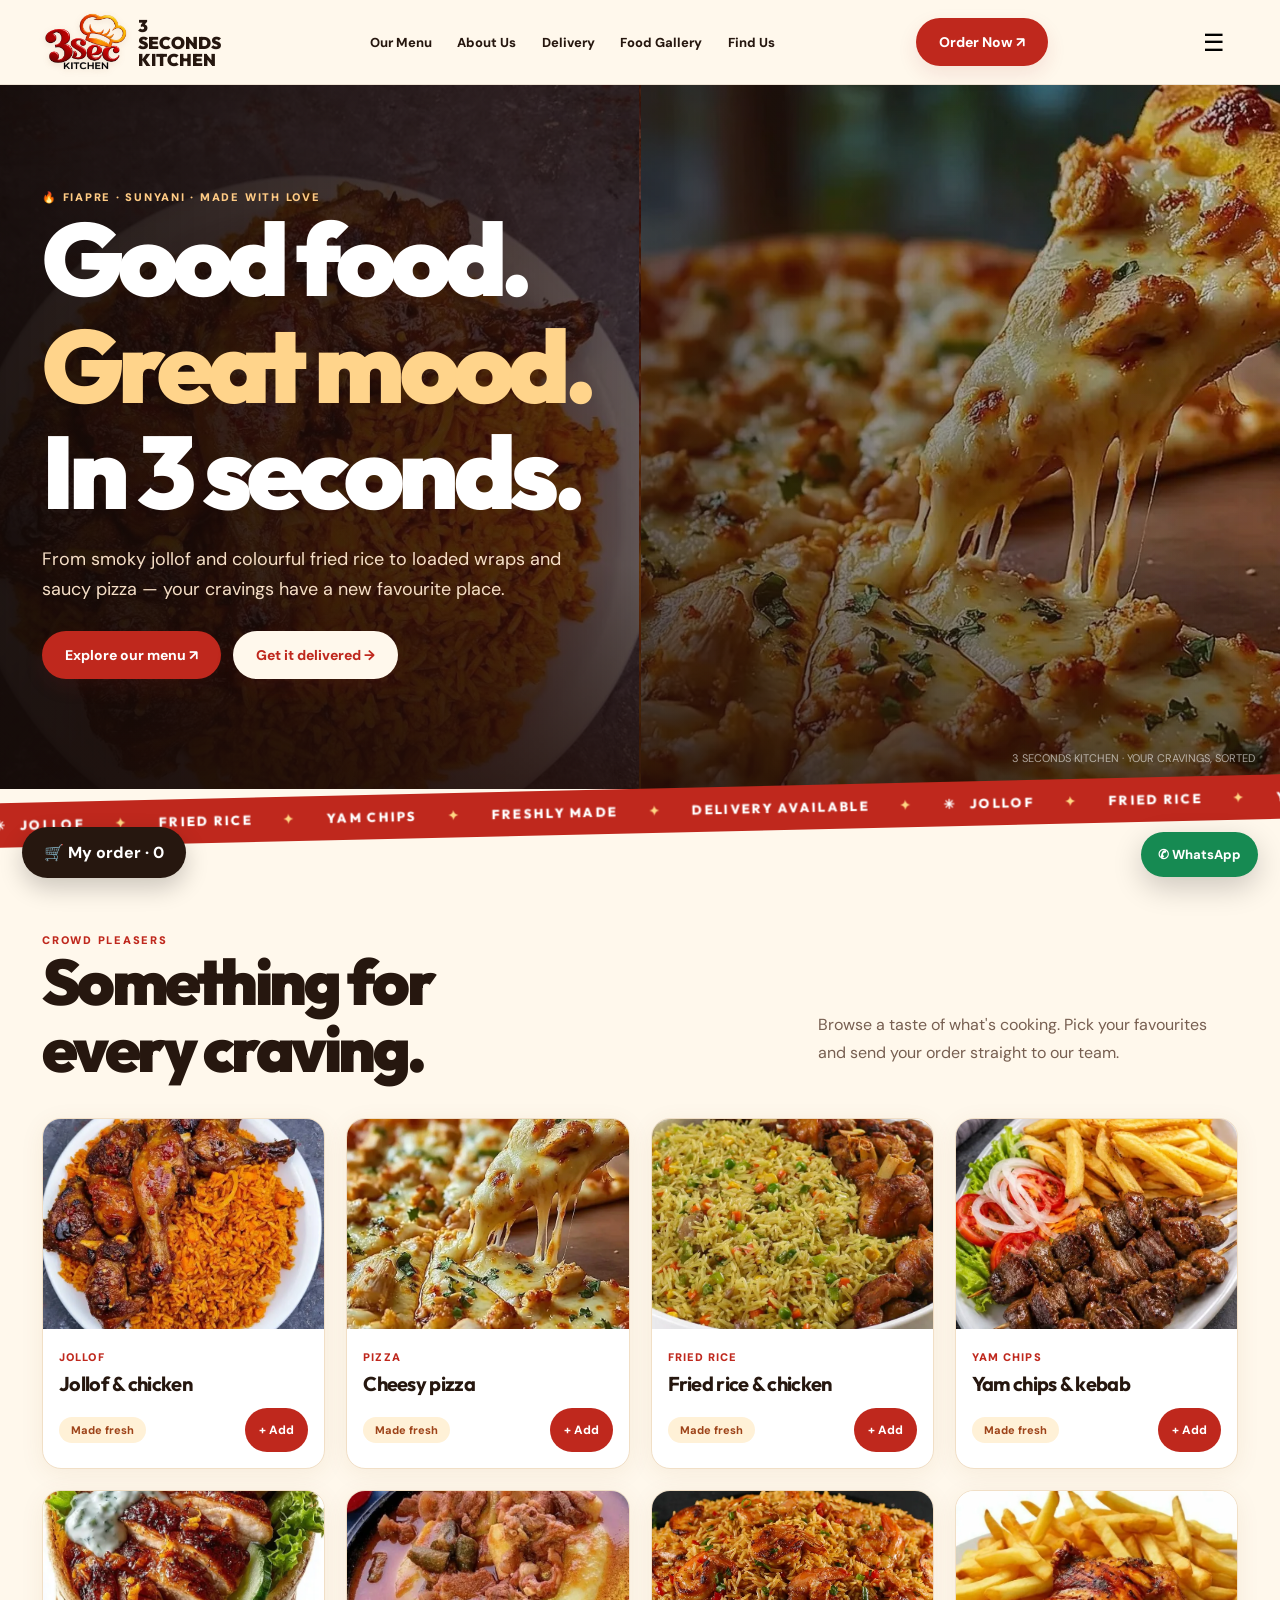
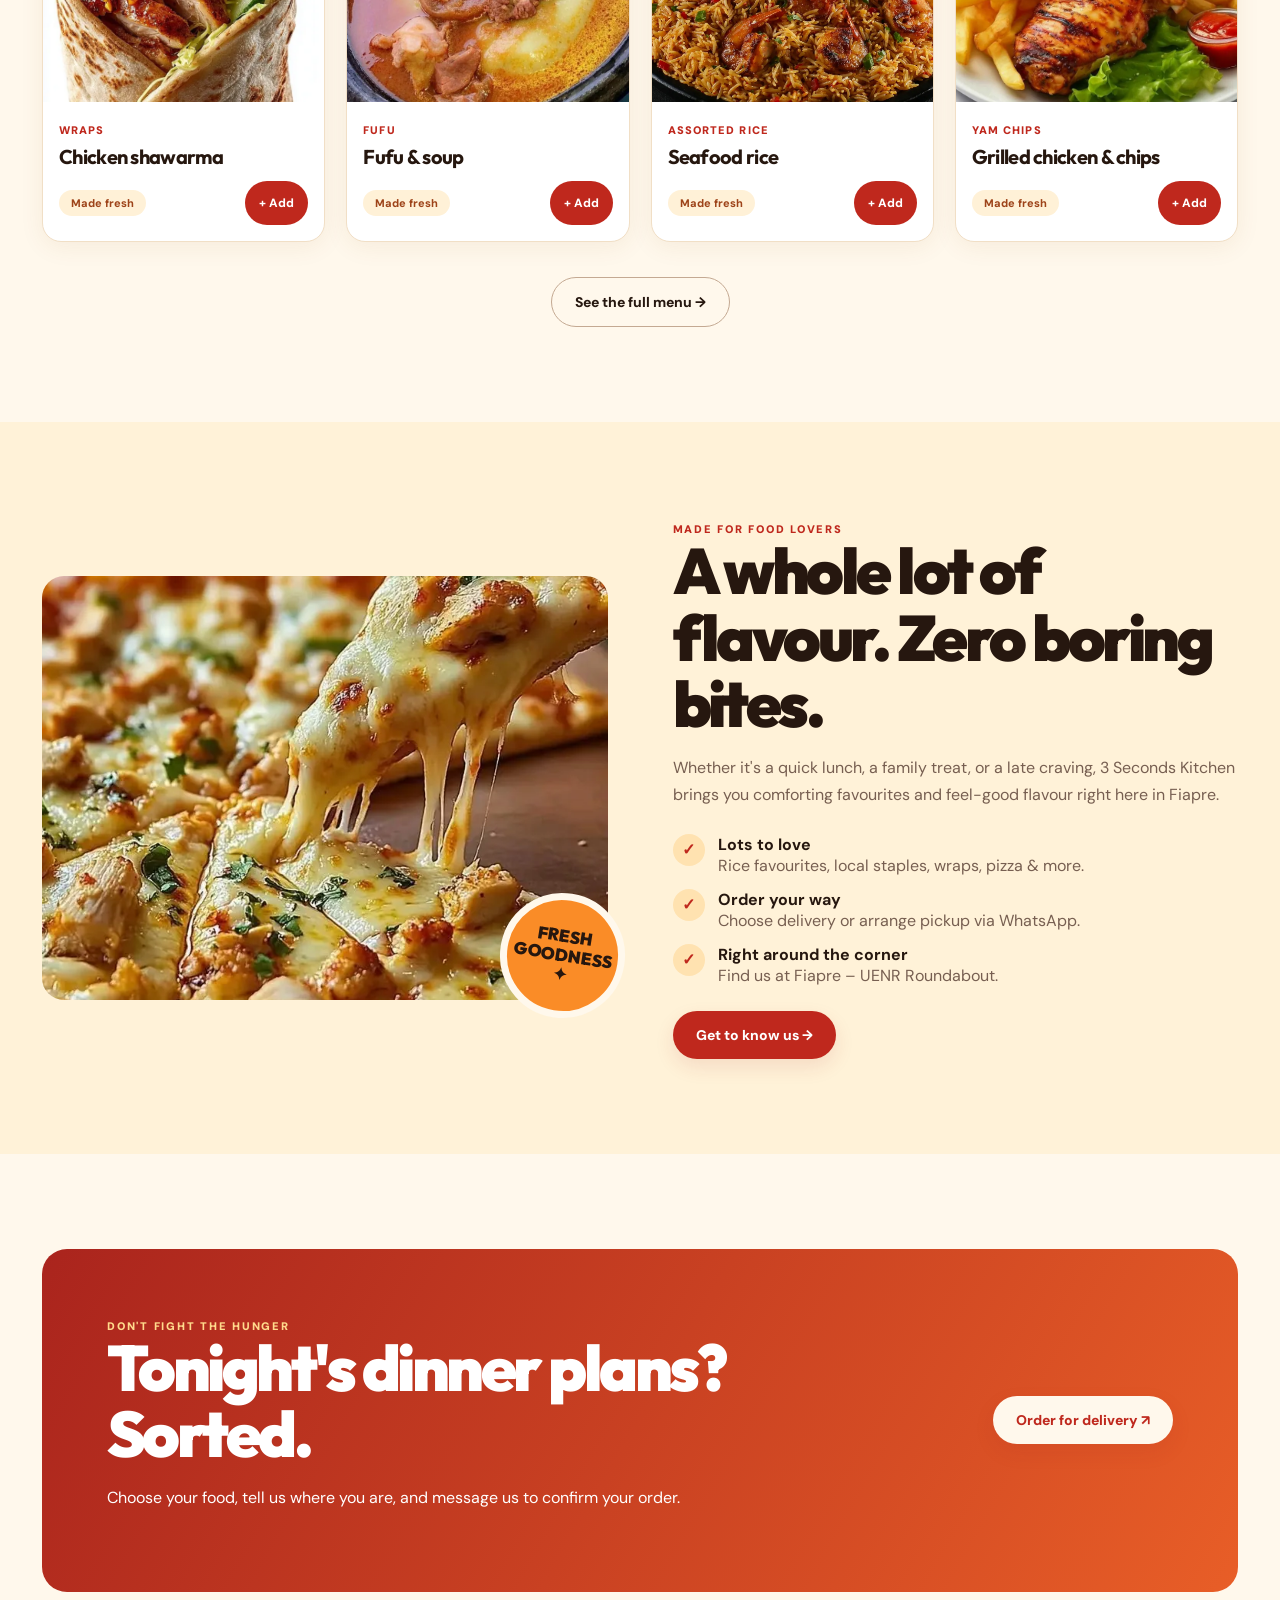
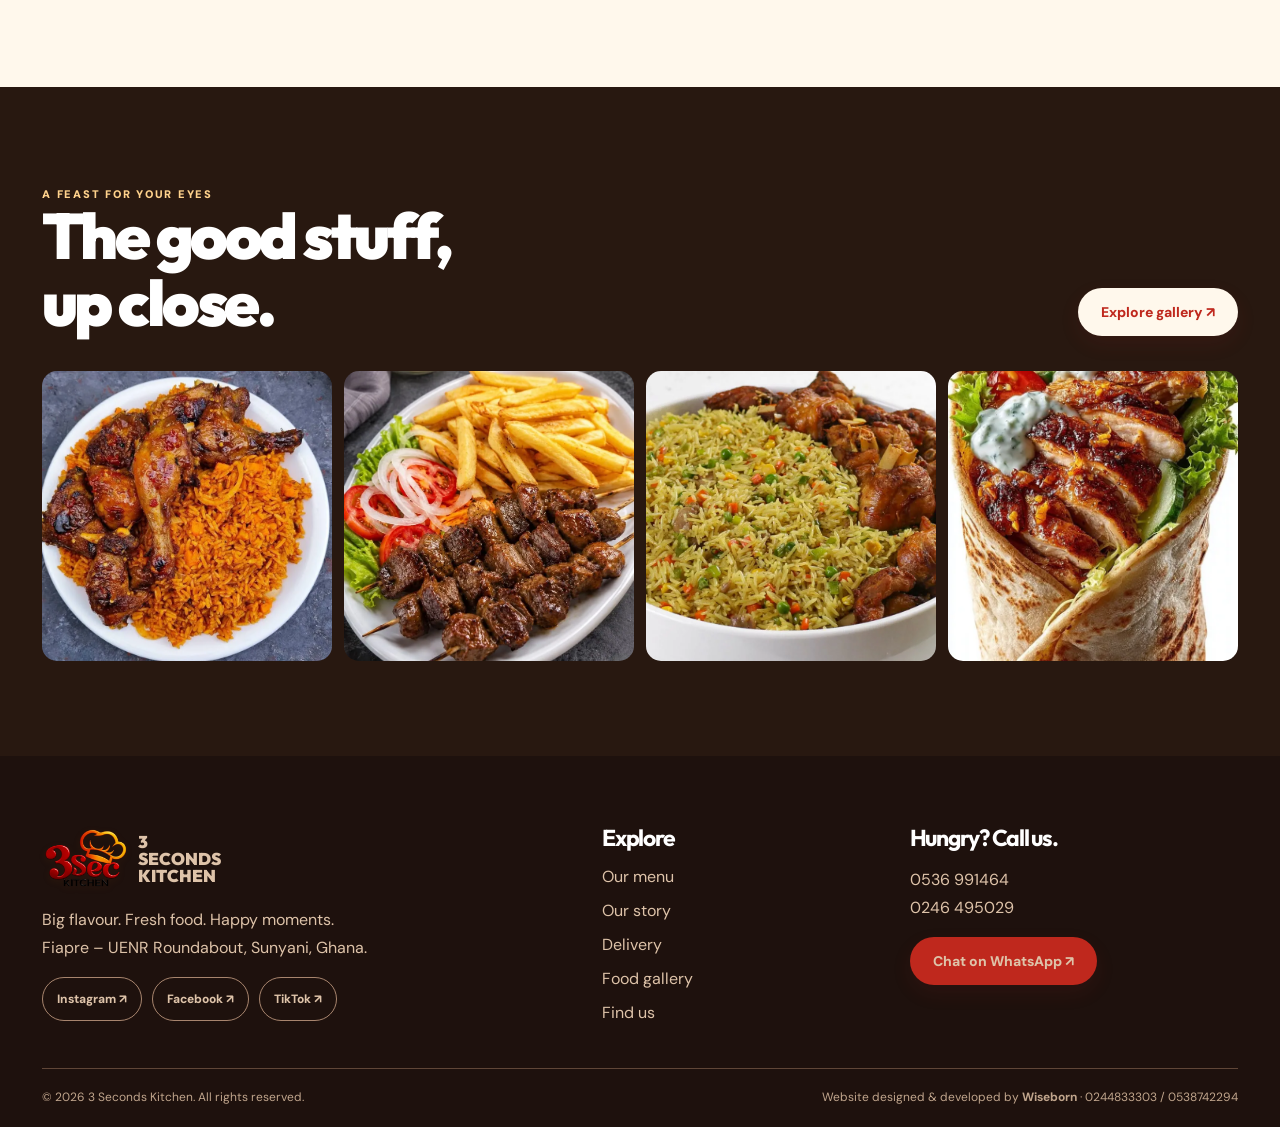
<file: index.html>
<!DOCTYPE html>
<html lang="en"><head><meta charset="utf-8"/><meta content="width=device-width,initial-scale=1" name="viewport"/><meta content="#bf281d" name="theme-color"/><meta content="Fresh flavours and food delivery in Fiapre, Sunyani." name="description"/><title>Home | 3 Seconds Kitchen</title><link rel="icon" src="assets/c20895b45e92dc.webp"/><link href="style.css" rel="stylesheet"/><style>.video-wall{background:#251009 url("[data-uri]") center/cover no-repeat}</style><link as="style" as_="style" href="style.css" rel="preload"/><link rel="manifest" href="manifest.webmanifest"/></head><body><header><div class="container nav"><a class="brand" href="index.html"><img alt="3 Seconds Kitchen logo" decoding="async" height="64" loading="eager" src="assets/c20895b45e92dc.webp" width="86"/><span>3 Seconds<br/>Kitchen</span></a><nav class="navlinks" id="navlinks"><a class="" href="menu.html">Our Menu</a><a class="" href="about.html">About Us</a><a class="" href="delivery.html">Delivery</a><a class="" href="gallery.html">Food Gallery</a><a class="" href="visit.html">Find Us</a></nav><a class="button navorder" href="delivery.html">Order Now ↗</a><button aria-expanded="false" aria-label="Toggle navigation" class="iconbutton" id="menubtn">☰</button></div></header><main><section class="hero"><div class="video-wall"><video autoplay="" class="primary-hero-video" loop="" muted="" playsinline="" poster="assets/2e21018086900e.webp" preload="none"><source src="assets/hero-food-1.mp4" type="video/mp4"/></video><video aria-hidden="true" class="desktop-hero-video" loop="" muted="" playsinline="" poster="assets/7e40d51fc9a128.webp" preload="none"><source src="assets/hero-food-2.mp4" type="video/mp4"/></video></div><div class="container hero-body"><span class="pill">🔥 FIAPRE · SUNYANI · MADE WITH LOVE</span><h1>Good food.<br/><em>Great mood.</em><br/>In 3 seconds.</h1><p>From smoky jollof and colourful fried rice to loaded wraps and saucy pizza — your cravings have a new favourite place.</p><div class="hero-actions"><a class="button" href="menu.html">Explore our menu ↗</a><a class="button light" href="delivery.html">Get it delivered →</a></div></div><span class="video-credits">3 SECONDS KITCHEN · YOUR CRAVINGS, SORTED</span></section><div class="ticker"><div class="ticker-track"><span>✳   JOLLOF</span><b>✦</b><span>FRIED RICE</span><b>✦</b><span>YAM CHIPS</span><b>✦</b><span>FRESHLY MADE</span><b>✦</b><span>DELIVERY AVAILABLE</span><b>✦</b><span>✳   JOLLOF</span><b>✦</b><span>FRIED RICE</span><b>✦</b><span>YAM CHIPS</span><b>✦</b><span>FRESHLY MADE</span><b>✦</b><span>DELIVERY AVAILABLE</span><b>✦</b><span>✳   JOLLOF</span><b>✦</b><span>FRIED RICE</span><b>✦</b><span>YAM CHIPS</span><b>✦</b><span>FRESHLY MADE</span><b>✦</b><span>DELIVERY AVAILABLE</span><b>✦</b><span>✳   JOLLOF</span><b>✦</b><span>FRIED RICE</span><b>✦</b><span>YAM CHIPS</span><b>✦</b><span>FRESHLY MADE</span><b>✦</b><span>DELIVERY AVAILABLE</span><b>✦</b></div></div><section class="section"><div class="container"><div class="heading"><div><span class="pill">Crowd pleasers</span><h2>Something for<br/>every craving.</h2></div><p>Browse a taste of what's cooking. Pick your favourites and send your order straight to our team.</p></div><div class="grid"><article class="food-card reveal"><img alt="Jollof &amp; chicken" decoding="async" loading="lazy" src="assets/2e21018086900e.webp"/><div class="food-content"><small>Jollof</small><h3>Jollof &amp; chicken</h3><div class="row"><span class="tag">Made fresh</span><button class="tiny-button" data-add="0">+ Add</button></div></div></article><article class="food-card reveal"><img alt="Cheesy pizza" decoding="async" loading="lazy" src="assets/7e40d51fc9a128.webp"/><div class="food-content"><small>Pizza</small><h3>Cheesy pizza</h3><div class="row"><span class="tag">Made fresh</span><button class="tiny-button" data-add="13">+ Add</button></div></div></article><article class="food-card reveal"><img alt="Fried rice &amp; chicken" decoding="async" loading="lazy" src="assets/aa0b94a81e34a6.webp"/><div class="food-content"><small>Fried Rice</small><h3>Fried rice &amp; chicken</h3><div class="row"><span class="tag">Made fresh</span><button class="tiny-button" data-add="9">+ Add</button></div></div></article><article class="food-card reveal"><img alt="Yam chips &amp; kebab" decoding="async" loading="lazy" src="assets/96d7ad218838af.webp"/><div class="food-content"><small>Yam Chips</small><h3>Yam chips &amp; kebab</h3><div class="row"><span class="tag">Made fresh</span><button class="tiny-button" data-add="2">+ Add</button></div></div></article><article class="food-card reveal"><img alt="Chicken shawarma" decoding="async" loading="lazy" src="assets/4b66512a522339.webp"/><div class="food-content"><small>Wraps</small><h3>Chicken shawarma</h3><div class="row"><span class="tag">Made fresh</span><button class="tiny-button" data-add="14">+ Add</button></div></div></article><article class="food-card reveal"><img alt="Fufu &amp; soup" decoding="async" loading="lazy" src="assets/b91b9ca1c649f4.webp"/><div class="food-content"><small>Fufu</small><h3>Fufu &amp; soup</h3><div class="row"><span class="tag">Made fresh</span><button class="tiny-button" data-add="15">+ Add</button></div></div></article><article class="food-card reveal"><img alt="Seafood rice" decoding="async" loading="lazy" src="assets/70d22939677fdf.webp"/><div class="food-content"><small>Assorted Rice</small><h3>Seafood rice</h3><div class="row"><span class="tag">Made fresh</span><button class="tiny-button" data-add="18">+ Add</button></div></div></article><article class="food-card reveal"><img alt="Grilled chicken &amp; chips" decoding="async" loading="lazy" src="assets/2d429a9de68e6d.webp"/><div class="food-content"><small>Yam Chips</small><h3>Grilled chicken &amp; chips</h3><div class="row"><span class="tag">Made fresh</span><button class="tiny-button" data-add="10">+ Add</button></div></div></article></div><div style="text-align:center;margin-top:35px"><a class="button outline" href="menu.html">See the full menu →</a></div></div></section><section class="section cream"><div class="container split"><div class="photo-stack reveal"><img alt="Cheesy freshly baked pizza" decoding="async" loading="lazy" src="assets/7e40d51fc9a128.webp"/><div class="seal">FRESH<br/>GOODNESS<br/>✦</div></div><div class="reveal"><span class="pill">Made for food lovers</span><h2>A whole lot of flavour. Zero boring bites.</h2><p class="muted">Whether it's a quick lunch, a family treat, or a late craving, 3 Seconds Kitchen brings you comforting favourites and feel-good flavour right here in Fiapre.</p><div class="feature-list"><div class="feature"><div class="check">✓</div><div><strong>Lots to love</strong><br/><span class="muted">Rice favourites, local staples, wraps, pizza &amp; more.</span></div></div><div class="feature"><div class="check">✓</div><div><strong>Order your way</strong><br/><span class="muted">Choose delivery or arrange pickup via WhatsApp.</span></div></div><div class="feature"><div class="check">✓</div><div><strong>Right around the corner</strong><br/><span class="muted">Find us at Fiapre – UENR Roundabout.</span></div></div></div><a class="button" href="about.html">Get to know us →</a></div></div></section><section class="section"><div class="container"><div class="banner reveal"><div><span class="pill">Don't fight the hunger</span><h2>Tonight's dinner plans? Sorted.</h2><p>Choose your food, tell us where you are, and message us to confirm your order.</p></div><a class="button light" href="delivery.html">Order for delivery ↗</a></div></div></section><section class="section dark"><div class="container"><div class="heading"><div><span class="pill" style="color:#ffd28c">A feast for your eyes</span><h2>The good stuff,<br/>up close.</h2></div><a class="button light" href="gallery.html">Explore gallery ↗</a></div><div class="gallery-grid"><img alt="3 Seconds Kitchen food photograph" data-lightbox="" decoding="async" loading="lazy" src="assets/2e21018086900e.webp"/><img alt="3 Seconds Kitchen food photograph" data-lightbox="" decoding="async" loading="lazy" src="assets/96d7ad218838af.webp"/><img alt="3 Seconds Kitchen food photograph" data-lightbox="" decoding="async" loading="lazy" src="assets/aa0b94a81e34a6.webp"/><img alt="3 Seconds Kitchen food photograph" data-lightbox="" decoding="async" loading="lazy" src="assets/4b66512a522339.webp"/></div></div></section></main><footer class="sitefoot"><div class="container"><div class="footergrid"><div><a class="brand" href="index.html"><img alt="3 Seconds Kitchen logo" decoding="async" height="64" loading="eager" src="assets/c20895b45e92dc.webp" width="86"/><span>3 Seconds<br/>Kitchen</span></a><p>Big flavour. Fresh food. Happy moments.<br/>Fiapre – UENR Roundabout, Sunyani, Ghana.</p><div class="socials"><a href="https://www.instagram.com/3secondskitchen/" rel="noopener" target="_blank">Instagram ↗</a><a href="https://www.facebook.com/profile.php?id=61556035937511" rel="noopener" target="_blank">Facebook ↗</a><a href="https://www.tiktok.com/@3seconds.kitchen" rel="noopener" target="_blank">TikTok ↗</a></div></div><div><h3>Explore</h3><div class="links"><a href="menu.html">Our menu</a><a href="about.html">Our story</a><a href="delivery.html">Delivery</a><a href="gallery.html">Food gallery</a><a href="visit.html">Find us</a></div></div><div><h3>Hungry? Call us.</h3><p><a href="tel:+233536991464">0536 991464</a><br/><a href="tel:+233246495029">0246 495029</a></p><a class="button" href="https://wa.me/233536991464?text=Hello%203%20Seconds%20Kitchen%2C%20I%20would%20like%20to%20order." rel="noopener" target="_blank">Chat on WhatsApp ↗</a></div></div><div class="footerbottom"><span>© <span id="year"></span> 3 Seconds Kitchen. All rights reserved.</span><span>Website designed &amp; developed by <strong>Wiseborn</strong> · <a href="tel:+233244833303">0244833303</a> / <a href="tel:+233538742294">0538742294</a></span></div></div></footer><a aria-label="Order through WhatsApp" class="floatwa" href="https://wa.me/233536991464?text=Hello%203%20Seconds%20Kitchen%2C%20I%20would%20like%20to%20order." rel="noopener" target="_blank">✆ WhatsApp</a><button class="cartbar" id="cartbar" type="button">🛒 My order · <span id="carttotal">0</span></button><div aria-label="Your order" aria-modal="true" class="cartmodal" id="cartmodal" role="dialog"><div class="cartpanel"><button aria-label="Close basket" class="cartclose" id="cartclose">×</button><span class="pill">Ready to eat?</span><h2 style="font-size:38px;margin:14px 0">Your order</h2><p class="muted">Add your favourites, then confirm availability and prices with our team on WhatsApp.</p><div id="cartitems"></div><label for="cartmode" style="display:block;margin:20px 0 6px;font-weight:800">Order type</label><select id="cartmode" style="width:100%;padding:13px;border-radius:10px;border:1px solid #e0c9ac"><option>Delivery</option><option>Pickup</option></select><label for="cartlocation" style="display:block;margin:15px 0 6px;font-weight:800">Name / delivery address / notes</label><textarea id="cartlocation" placeholder="Your name, area, landmarks, special instructions…" style="width:100%;min-height:100px;padding:12px;border:1px solid #e0c9ac;border-radius:10px"></textarea><button class="button" id="sendorder" style="width:100%;margin-top:15px">Send order on WhatsApp ↗</button></div></div><script defer="" src="menu-data.js"></script><script defer="" src="app.js"></script><script defer="True" src="performance.js"></script></body></html>
</file>
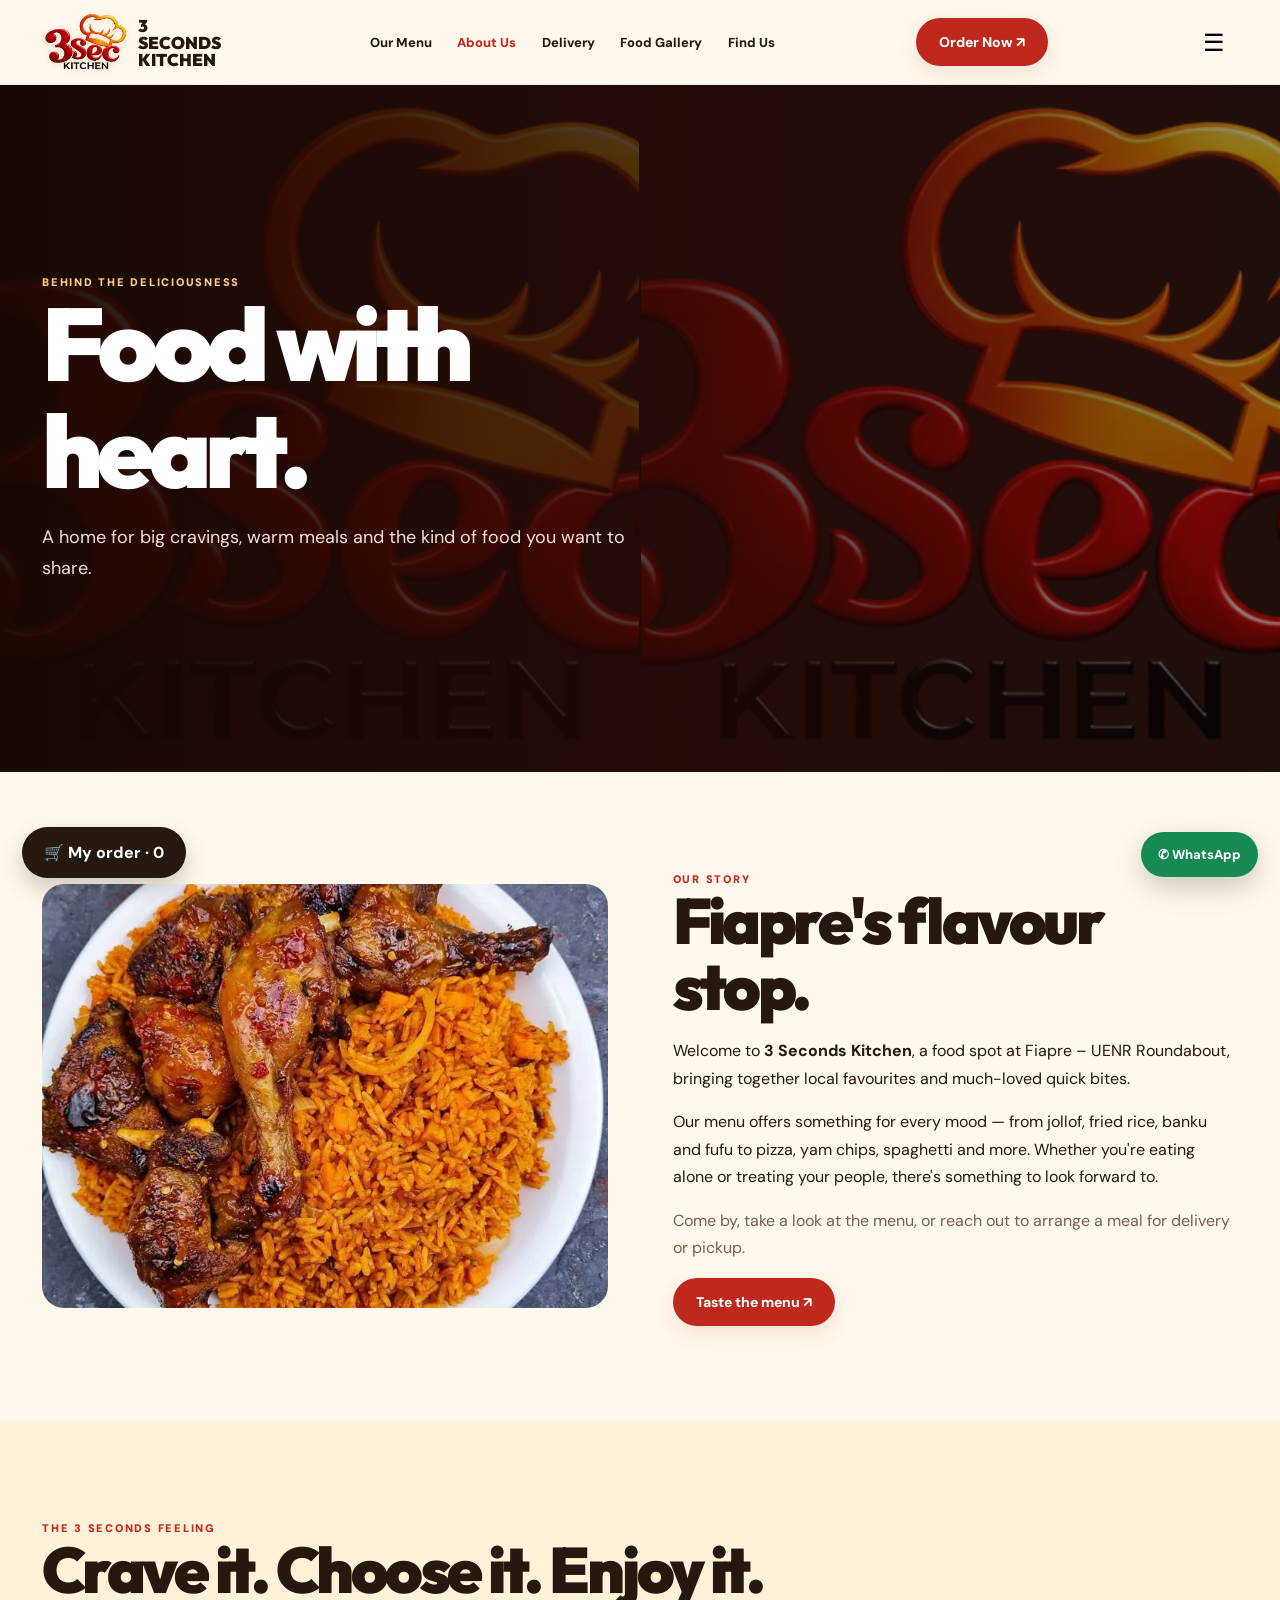
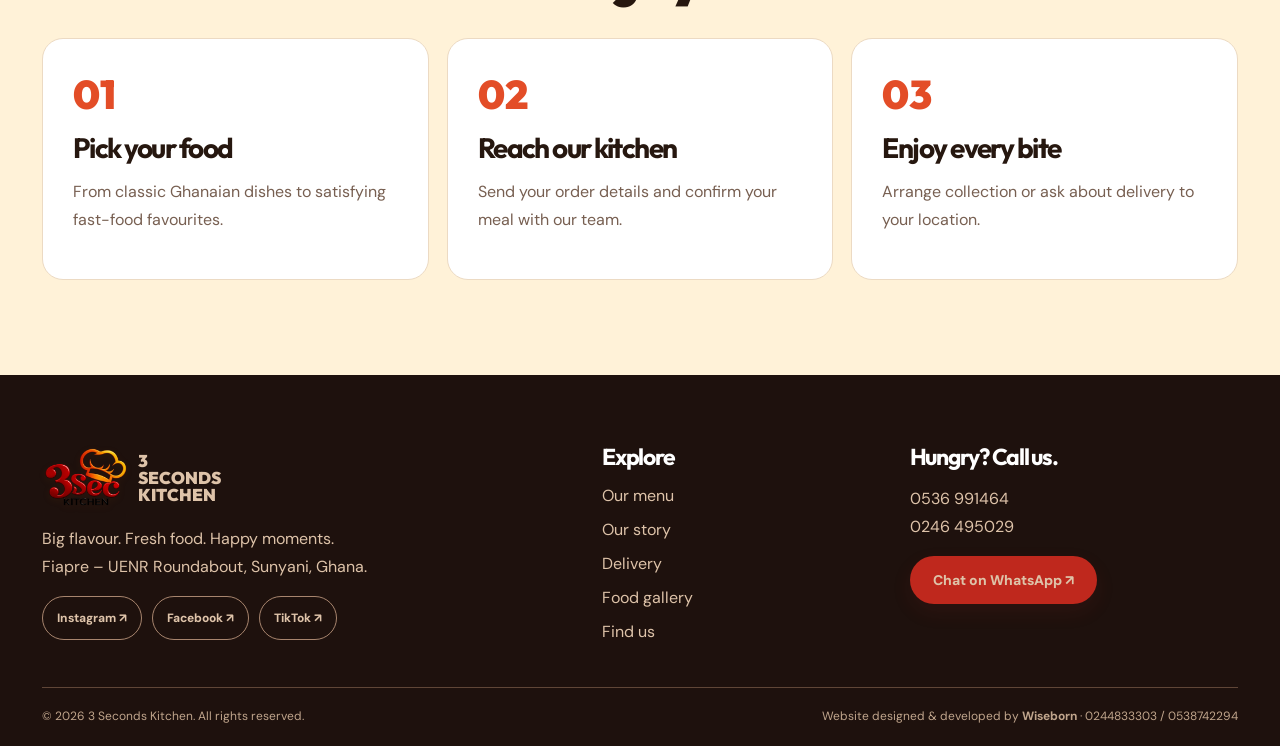
<file: about.html>
<!DOCTYPE html>
<html lang="en"><head><meta charset="utf-8"/><meta content="width=device-width,initial-scale=1" name="viewport"/><meta content="#bf281d" name="theme-color"/><meta content="Fresh flavours and food delivery in Fiapre, Sunyani." name="description"/><title>About Us | 3 Seconds Kitchen</title><link rel="icon" src="assets/c20895b45e92dc.webp"/><link href="style.css" rel="stylesheet"/><link as="style" as_="style" href="style.css" rel="preload"/><link rel="manifest" href="manifest.webmanifest"/></head><body><header><div class="container nav"><a class="brand" href="index.html"><img alt="3 Seconds Kitchen logo" decoding="async" height="64" loading="eager" src="assets/c20895b45e92dc.webp" width="86"/><span>3 Seconds<br/>Kitchen</span></a><nav class="navlinks" id="navlinks"><a class="" href="menu.html">Our Menu</a><a class="active" href="about.html">About Us</a><a class="" href="delivery.html">Delivery</a><a class="" href="gallery.html">Food Gallery</a><a class="" href="visit.html">Find Us</a></nav><a class="button navorder" href="delivery.html">Order Now ↗</a><button aria-expanded="false" aria-label="Toggle navigation" class="iconbutton" id="menubtn">☰</button></div></header><main><section class="subhero video-subhero"><div aria-hidden="true" class="video-wall"><video autoplay="" class="subhero-video" loop="" muted="" playsinline="" poster="assets/c20895b45e92dc.webp" preload="none"><source src="assets/hero-food-1.mp4" type="video/mp4"/></video><video autoplay="" class="subhero-video" loop="" muted="" playsinline="" poster="assets/c20895b45e92dc.webp" preload="none"><source src="assets/hero-food-2.mp4" type="video/mp4"/></video></div><div class="container"><span class="pill">Behind the deliciousness</span><h1>Food with<br/>heart.</h1><p>A home for big cravings, warm meals and the kind of food you want to share.</p></div></section><section class="section"><div class="container split"><div class="photo-stack reveal"><img alt="Delicious jollof rice with chicken" decoding="async" loading="lazy" src="assets/2e21018086900e.webp"/></div><div class="reveal"><span class="pill">Our story</span><h2>Fiapre's flavour stop.</h2><p>Welcome to <strong>3 Seconds Kitchen</strong>, a food spot at Fiapre – UENR Roundabout, bringing together local favourites and much-loved quick bites.</p><p>Our menu offers something for every mood — from jollof, fried rice, banku and fufu to pizza, yam chips, spaghetti and more. Whether you're eating alone or treating your people, there's something to look forward to.</p><p class="muted">Come by, take a look at the menu, or reach out to arrange a meal for delivery or pickup.</p><a class="button" href="menu.html">Taste the menu ↗</a></div></div></section><section class="section cream"><div class="container"><div class="heading"><div><span class="pill">The 3 Seconds feeling</span><h2>Crave it. Choose it. Enjoy it.</h2></div></div><div class="info-grid"><div class="info-card"><span class="num">01</span><h3>Pick your food</h3><p>From classic Ghanaian dishes to satisfying fast-food favourites.</p></div><div class="info-card"><span class="num">02</span><h3>Reach our kitchen</h3><p>Send your order details and confirm your meal with our team.</p></div><div class="info-card"><span class="num">03</span><h3>Enjoy every bite</h3><p>Arrange collection or ask about delivery to your location.</p></div></div></div></section></main><footer class="sitefoot"><div class="container"><div class="footergrid"><div><a class="brand" href="index.html"><img alt="3 Seconds Kitchen logo" decoding="async" height="64" loading="eager" src="assets/c20895b45e92dc.webp" width="86"/><span>3 Seconds<br/>Kitchen</span></a><p>Big flavour. Fresh food. Happy moments.<br/>Fiapre – UENR Roundabout, Sunyani, Ghana.</p><div class="socials"><a href="https://www.instagram.com/3secondskitchen/" rel="noopener" target="_blank">Instagram ↗</a><a href="https://www.facebook.com/profile.php?id=61556035937511" rel="noopener" target="_blank">Facebook ↗</a><a href="https://www.tiktok.com/@3seconds.kitchen" rel="noopener" target="_blank">TikTok ↗</a></div></div><div><h3>Explore</h3><div class="links"><a href="menu.html">Our menu</a><a href="about.html">Our story</a><a href="delivery.html">Delivery</a><a href="gallery.html">Food gallery</a><a href="visit.html">Find us</a></div></div><div><h3>Hungry? Call us.</h3><p><a href="tel:+233536991464">0536 991464</a><br/><a href="tel:+233246495029">0246 495029</a></p><a class="button" href="https://wa.me/233536991464?text=Hello%203%20Seconds%20Kitchen%2C%20I%20would%20like%20to%20order." rel="noopener" target="_blank">Chat on WhatsApp ↗</a></div></div><div class="footerbottom"><span>© <span id="year"></span> 3 Seconds Kitchen. All rights reserved.</span><span>Website designed &amp; developed by <strong>Wiseborn</strong> · <a href="tel:+233244833303">0244833303</a> / <a href="tel:+233538742294">0538742294</a></span></div></div></footer><a aria-label="Order through WhatsApp" class="floatwa" href="https://wa.me/233536991464?text=Hello%203%20Seconds%20Kitchen%2C%20I%20would%20like%20to%20order." rel="noopener" target="_blank">✆ WhatsApp</a><button class="cartbar" id="cartbar" type="button">🛒 My order · <span id="carttotal">0</span></button><div aria-label="Your order" aria-modal="true" class="cartmodal" id="cartmodal" role="dialog"><div class="cartpanel"><button aria-label="Close basket" class="cartclose" id="cartclose">×</button><span class="pill">Ready to eat?</span><h2 style="font-size:38px;margin:14px 0">Your order</h2><p class="muted">Add your favourites, then confirm availability and prices with our team on WhatsApp.</p><div id="cartitems"></div><label for="cartmode" style="display:block;margin:20px 0 6px;font-weight:800">Order type</label><select id="cartmode" style="width:100%;padding:13px;border-radius:10px;border:1px solid #e0c9ac"><option>Delivery</option><option>Pickup</option></select><label for="cartlocation" style="display:block;margin:15px 0 6px;font-weight:800">Name / delivery address / notes</label><textarea id="cartlocation" placeholder="Your name, area, landmarks, special instructions…" style="width:100%;min-height:100px;padding:12px;border:1px solid #e0c9ac;border-radius:10px"></textarea><button class="button" id="sendorder" style="width:100%;margin-top:15px">Send order on WhatsApp ↗</button></div></div><script defer="" src="menu-data.js"></script><script defer="" src="app.js"></script><script defer="True" src="performance.js"></script></body></html>
</file>
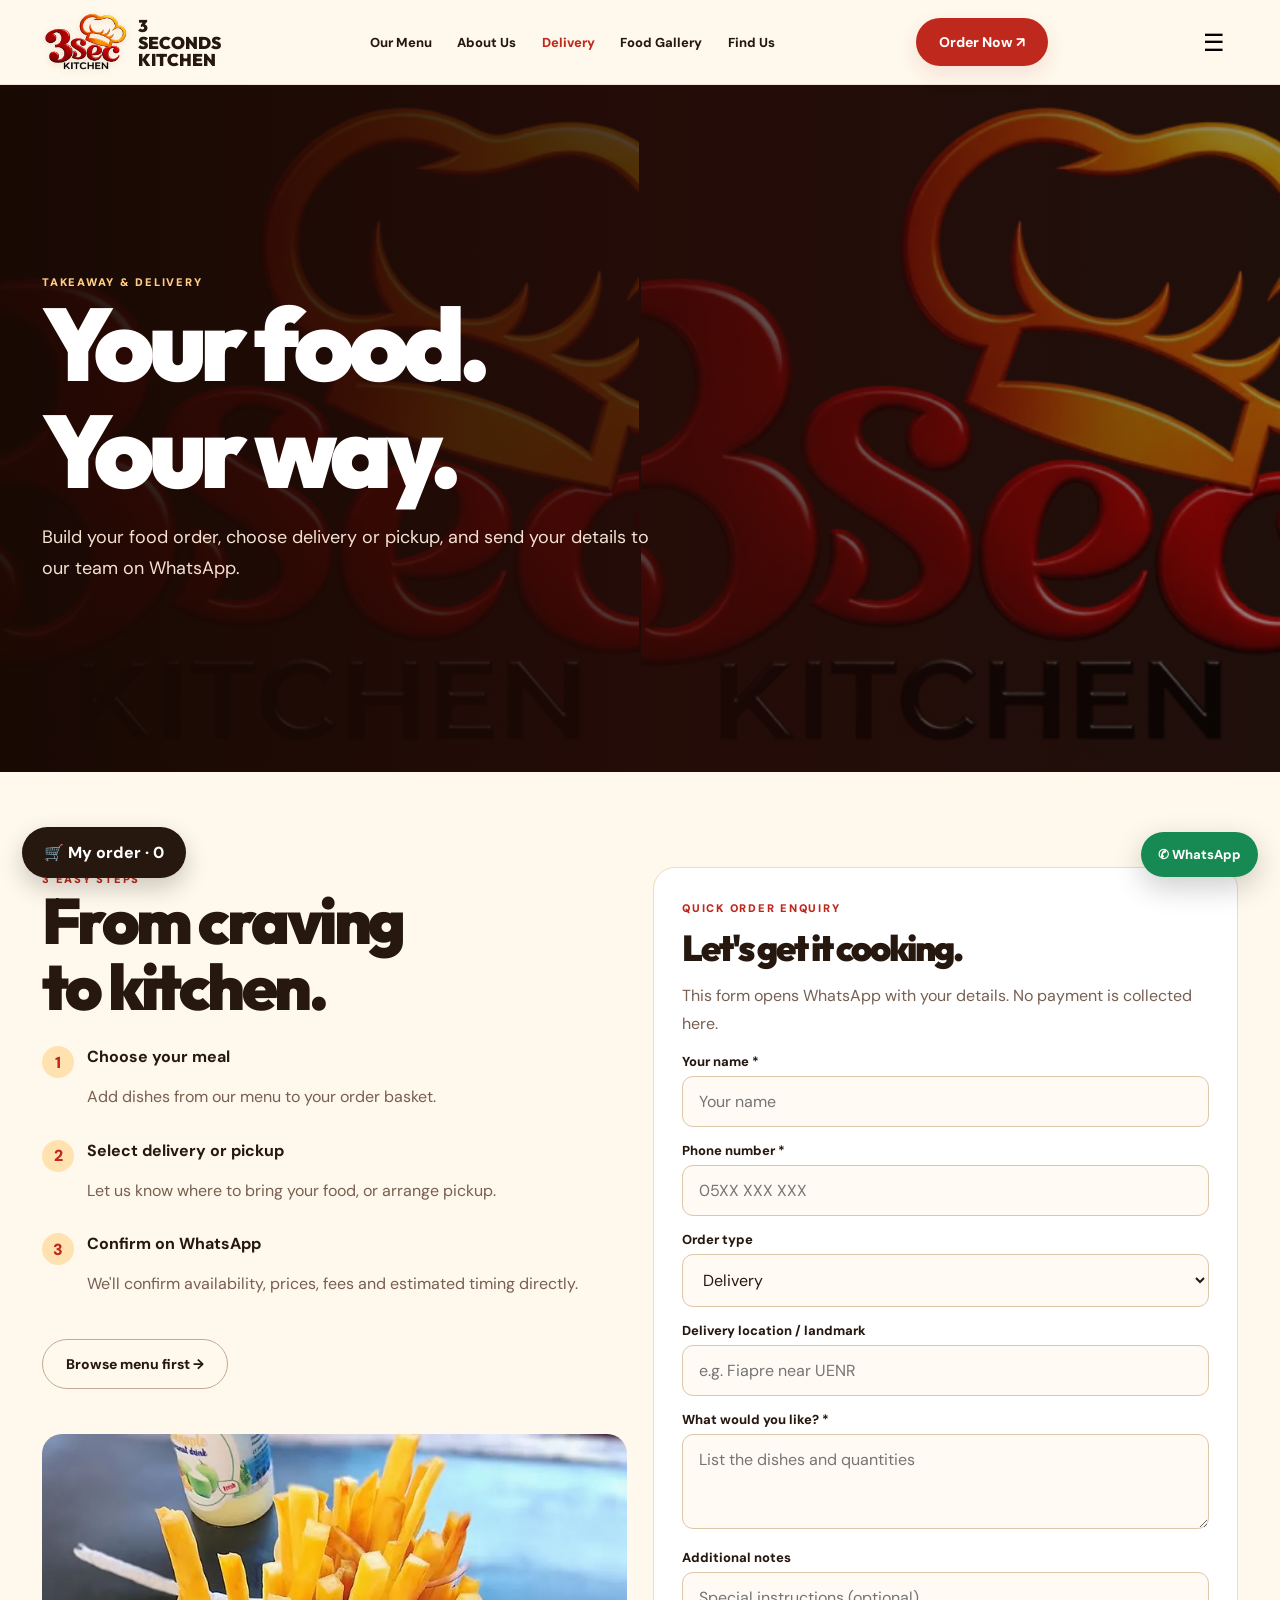
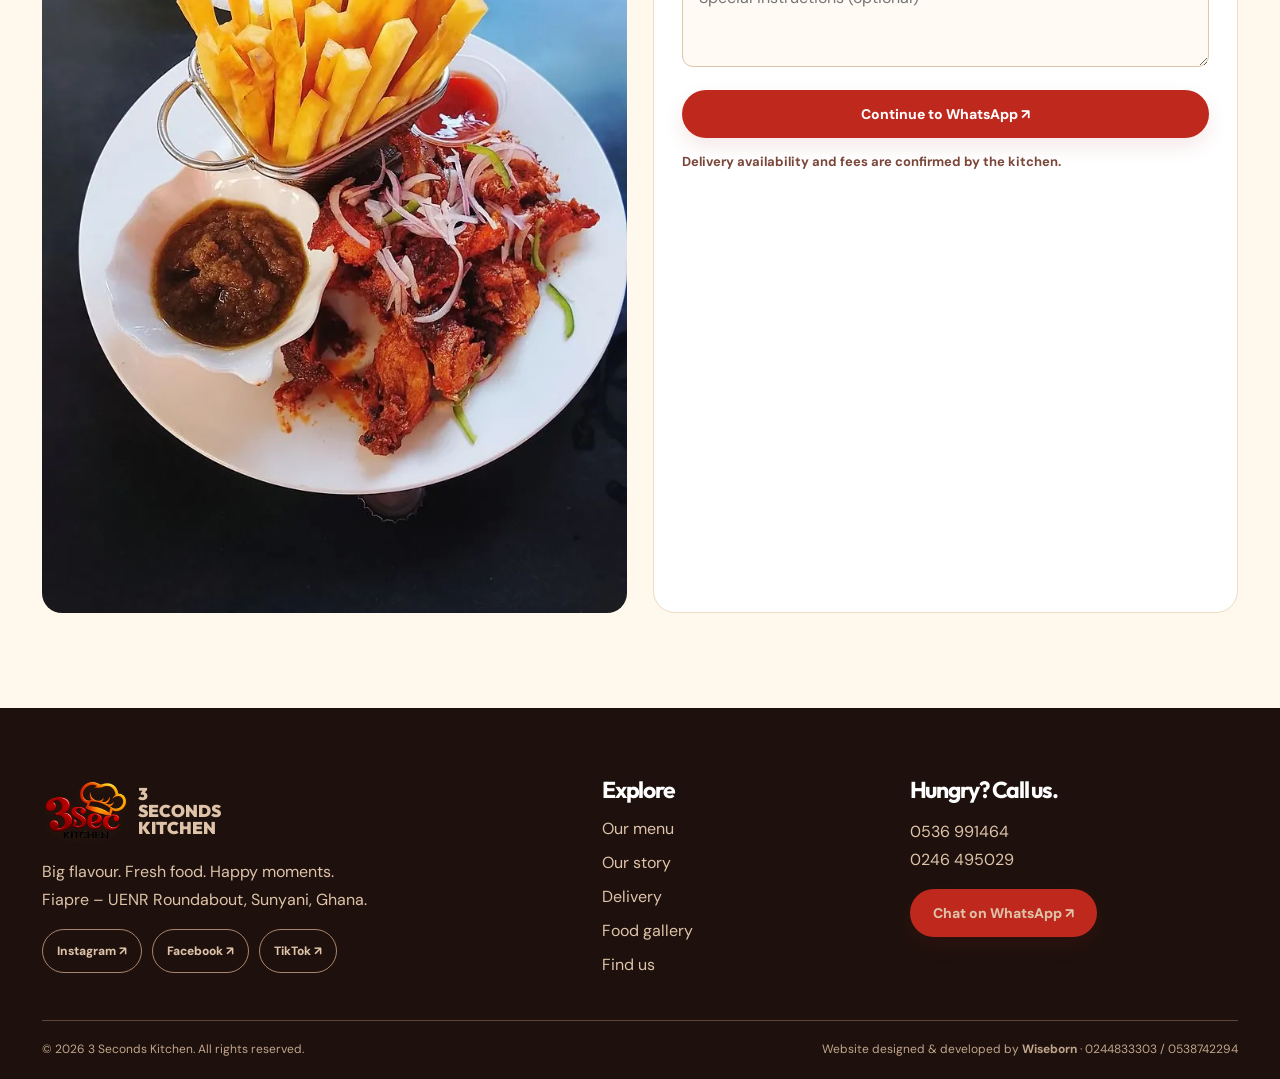
<file: delivery.html>
<!DOCTYPE html>
<html lang="en"><head><meta charset="utf-8"/><meta content="width=device-width,initial-scale=1" name="viewport"/><meta content="#bf281d" name="theme-color"/><meta content="Fresh flavours and food delivery in Fiapre, Sunyani." name="description"/><title>Delivery | 3 Seconds Kitchen</title><link rel="icon" src="assets/c20895b45e92dc.webp"/><link href="style.css" rel="stylesheet"/><link as="style" as_="style" href="style.css" rel="preload"/><link rel="manifest" href="manifest.webmanifest"/></head><body><header><div class="container nav"><a class="brand" href="index.html"><img alt="3 Seconds Kitchen logo" decoding="async" height="64" loading="eager" src="assets/c20895b45e92dc.webp" width="86"/><span>3 Seconds<br/>Kitchen</span></a><nav class="navlinks" id="navlinks"><a class="" href="menu.html">Our Menu</a><a class="" href="about.html">About Us</a><a class="active" href="delivery.html">Delivery</a><a class="" href="gallery.html">Food Gallery</a><a class="" href="visit.html">Find Us</a></nav><a class="button navorder" href="delivery.html">Order Now ↗</a><button aria-expanded="false" aria-label="Toggle navigation" class="iconbutton" id="menubtn">☰</button></div></header><main><section class="subhero video-subhero"><div aria-hidden="true" class="video-wall"><video autoplay="" class="subhero-video" loop="" muted="" playsinline="" poster="assets/c20895b45e92dc.webp" preload="none"><source src="assets/hero-food-1.mp4" type="video/mp4"/></video><video autoplay="" class="subhero-video" loop="" muted="" playsinline="" poster="assets/c20895b45e92dc.webp" preload="none"><source src="assets/hero-food-2.mp4" type="video/mp4"/></video></div><div class="container"><span class="pill">Takeaway &amp; delivery</span><h1>Your food.<br/>Your way.</h1><p>Build your food order, choose delivery or pickup, and send your details to our team on WhatsApp.</p></div></section><section class="section"><div class="container two-col"><div><span class="pill">3 easy steps</span><h2>From craving<br/>to kitchen.</h2><div class="feature-list"><div class="feature"><span class="check">1</span><div><strong>Choose your meal</strong><p class="muted">Add dishes from our menu to your order basket.</p></div></div><div class="feature"><span class="check">2</span><div><strong>Select delivery or pickup</strong><p class="muted">Let us know where to bring your food, or arrange pickup.</p></div></div><div class="feature"><span class="check">3</span><div><strong>Confirm on WhatsApp</strong><p class="muted">We'll confirm availability, prices, fees and estimated timing directly.</p></div></div></div><a class="button outline" href="menu.html">Browse menu first →</a><div style="margin-top:45px"><img alt="Crispy chicken and yam chips" decoding="async" loading="lazy" src="assets/e710f58be66354.webp" style="border-radius:20px"/></div></div><div class="forms"><span class="pill">Quick order enquiry</span><h2 style="font-size:36px;margin:12px 0">Let's get it cooking.</h2><p class="muted">This form opens WhatsApp with your details. No payment is collected here.</p><form id="deliveryform"><label for="dname">Your name *</label><input id="dname" placeholder="Your name" required=""/><label for="dphone">Phone number *</label><input id="dphone" placeholder="05XX XXX XXX" required="" type="tel"/><label for="dtype">Order type</label><select id="dtype"><option>Delivery</option><option>Pickup</option></select><label for="dlocation">Delivery location / landmark</label><input id="dlocation" placeholder="e.g. Fiapre near UENR"/><label for="dfood">What would you like? *</label><textarea id="dfood" placeholder="List the dishes and quantities" required=""></textarea><label for="dnotes">Additional notes</label><textarea id="dnotes" placeholder="Special instructions (optional)"></textarea><button class="button" style="width:100%" type="submit">Continue to WhatsApp ↗</button><p class="status">Delivery availability and fees are confirmed by the kitchen.</p></form></div></div></section></main><footer class="sitefoot"><div class="container"><div class="footergrid"><div><a class="brand" href="index.html"><img alt="3 Seconds Kitchen logo" decoding="async" height="64" loading="eager" src="assets/c20895b45e92dc.webp" width="86"/><span>3 Seconds<br/>Kitchen</span></a><p>Big flavour. Fresh food. Happy moments.<br/>Fiapre – UENR Roundabout, Sunyani, Ghana.</p><div class="socials"><a href="https://www.instagram.com/3secondskitchen/" rel="noopener" target="_blank">Instagram ↗</a><a href="https://www.facebook.com/profile.php?id=61556035937511" rel="noopener" target="_blank">Facebook ↗</a><a href="https://www.tiktok.com/@3seconds.kitchen" rel="noopener" target="_blank">TikTok ↗</a></div></div><div><h3>Explore</h3><div class="links"><a href="menu.html">Our menu</a><a href="about.html">Our story</a><a href="delivery.html">Delivery</a><a href="gallery.html">Food gallery</a><a href="visit.html">Find us</a></div></div><div><h3>Hungry? Call us.</h3><p><a href="tel:+233536991464">0536 991464</a><br/><a href="tel:+233246495029">0246 495029</a></p><a class="button" href="https://wa.me/233536991464?text=Hello%203%20Seconds%20Kitchen%2C%20I%20would%20like%20to%20order." rel="noopener" target="_blank">Chat on WhatsApp ↗</a></div></div><div class="footerbottom"><span>© <span id="year"></span> 3 Seconds Kitchen. All rights reserved.</span><span>Website designed &amp; developed by <strong>Wiseborn</strong> · <a href="tel:+233244833303">0244833303</a> / <a href="tel:+233538742294">0538742294</a></span></div></div></footer><a aria-label="Order through WhatsApp" class="floatwa" href="https://wa.me/233536991464?text=Hello%203%20Seconds%20Kitchen%2C%20I%20would%20like%20to%20order." rel="noopener" target="_blank">✆ WhatsApp</a><button class="cartbar" id="cartbar" type="button">🛒 My order · <span id="carttotal">0</span></button><div aria-label="Your order" aria-modal="true" class="cartmodal" id="cartmodal" role="dialog"><div class="cartpanel"><button aria-label="Close basket" class="cartclose" id="cartclose">×</button><span class="pill">Ready to eat?</span><h2 style="font-size:38px;margin:14px 0">Your order</h2><p class="muted">Add your favourites, then confirm availability and prices with our team on WhatsApp.</p><div id="cartitems"></div><label for="cartmode" style="display:block;margin:20px 0 6px;font-weight:800">Order type</label><select id="cartmode" style="width:100%;padding:13px;border-radius:10px;border:1px solid #e0c9ac"><option>Delivery</option><option>Pickup</option></select><label for="cartlocation" style="display:block;margin:15px 0 6px;font-weight:800">Name / delivery address / notes</label><textarea id="cartlocation" placeholder="Your name, area, landmarks, special instructions…" style="width:100%;min-height:100px;padding:12px;border:1px solid #e0c9ac;border-radius:10px"></textarea><button class="button" id="sendorder" style="width:100%;margin-top:15px">Send order on WhatsApp ↗</button></div></div><script defer="" src="menu-data.js"></script><script defer="" src="app.js"></script><script defer="True" src="performance.js"></script></body></html>
</file>
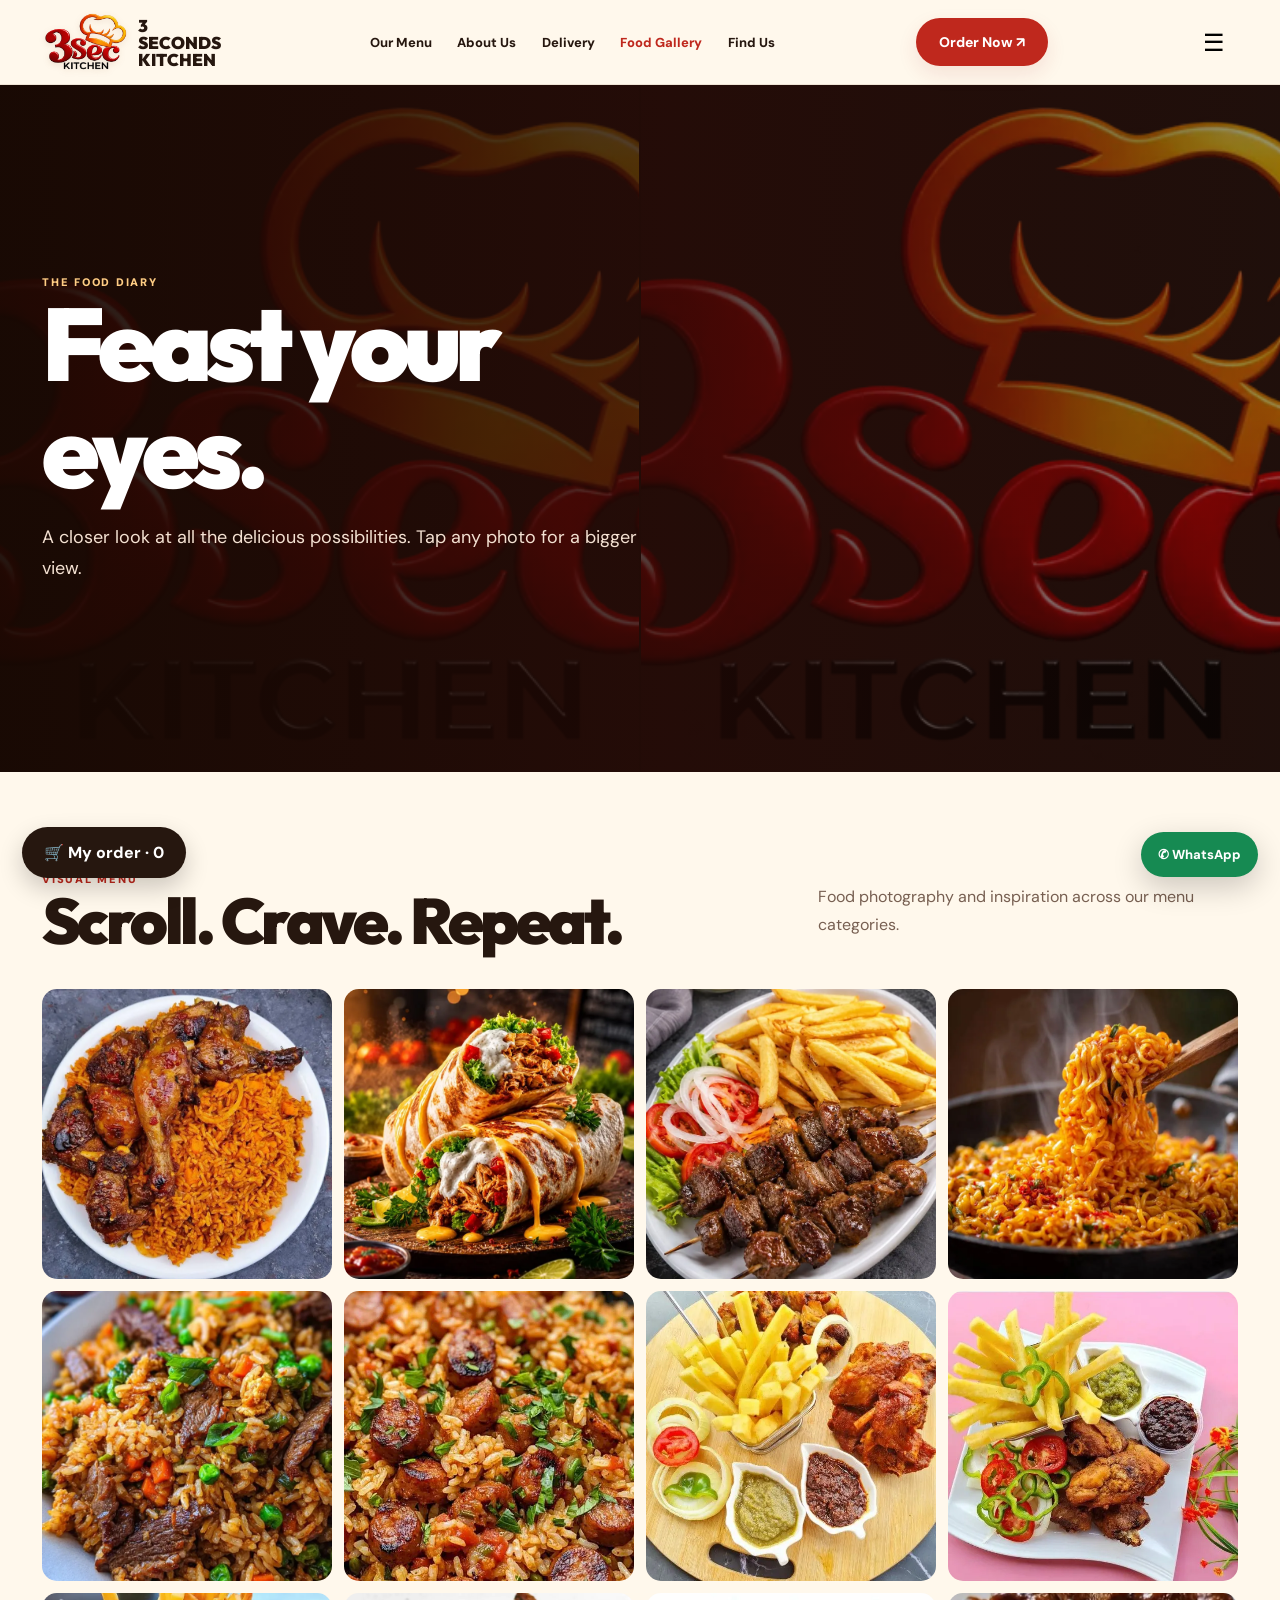
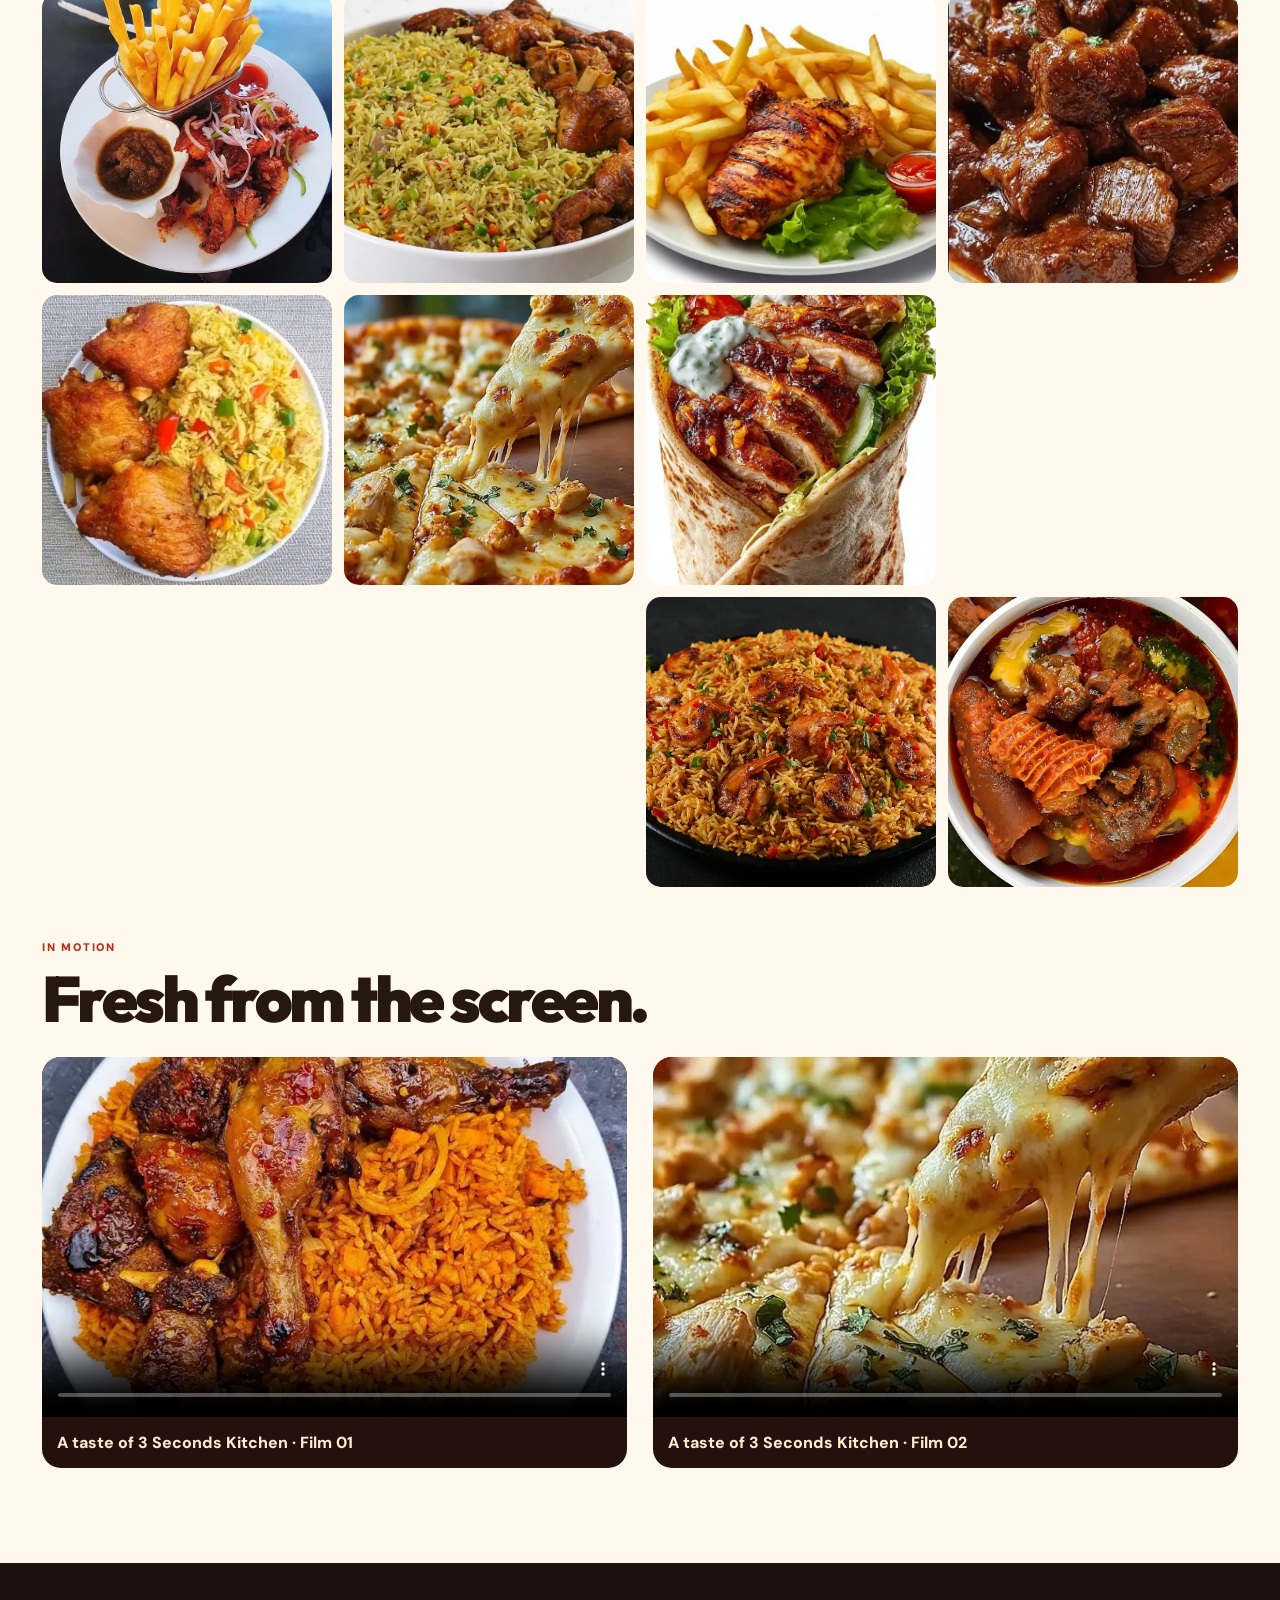
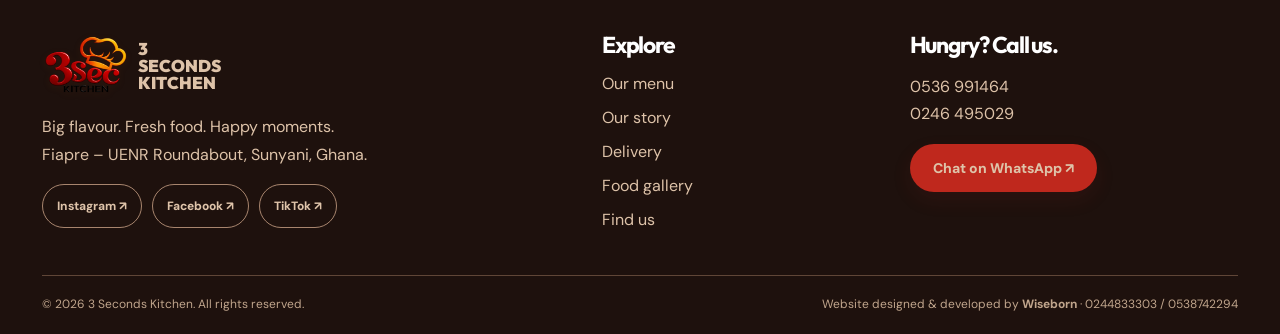
<file: gallery.html>
<!DOCTYPE html>

<html lang="en"><head><meta charset="utf-8"/><meta content="width=device-width,initial-scale=1" name="viewport"/><meta content="#bf281d" name="theme-color"/><meta content="Fresh flavours and food delivery in Fiapre, Sunyani." name="description"/><title>Food Gallery | 3 Seconds Kitchen</title><link rel="icon" src="assets/c20895b45e92dc.webp"/><link href="style.css" rel="stylesheet"/><link as="style" as_="style" href="style.css" rel="preload"/><link rel="manifest" href="manifest.webmanifest"/></head><body><header><div class="container nav"><a class="brand" href="index.html"><img alt="3 Seconds Kitchen logo" decoding="async" height="64" loading="eager" src="assets/c20895b45e92dc.webp" width="86"/><span>3 Seconds<br/>Kitchen</span></a><nav class="navlinks" id="navlinks"><a class="" href="menu.html">Our Menu</a><a class="" href="about.html">About Us</a><a class="" href="delivery.html">Delivery</a><a class="active" href="gallery.html">Food Gallery</a><a class="" href="visit.html">Find Us</a></nav><a class="button navorder" href="delivery.html">Order Now ↗</a><button aria-expanded="false" aria-label="Toggle navigation" class="iconbutton" id="menubtn">☰</button></div></header><main><section class="subhero video-subhero"><div aria-hidden="true" class="video-wall"><video autoplay="" class="subhero-video" loop="" muted="" playsinline="" poster="assets/c20895b45e92dc.webp" preload="none"><source src="assets/hero-food-1.mp4" type="video/mp4"/></video><video autoplay="" class="subhero-video" loop="" muted="" playsinline="" poster="assets/c20895b45e92dc.webp" preload="none"><source src="assets/hero-food-2.mp4" type="video/mp4"/></video></div><div class="container"><span class="pill">The food diary</span><h1>Feast your<br/>eyes.</h1><p>A closer look at all the delicious possibilities. Tap any photo for a bigger view.</p></div></section><section class="section"><div class="container"><div class="heading"><div><span class="pill">Visual menu</span><h2>Scroll. Crave. Repeat.</h2></div><p>Food photography and inspiration across our menu categories.</p></div><div class="gallery-grid"><img alt="Jollof &amp; chicken" data-lightbox="" decoding="async" loading="lazy" src="assets/2e21018086900e.webp" title="Jollof &amp; chicken"/><img alt="Loaded shawarma" data-lightbox="" decoding="async" loading="lazy" src="assets/7249eb9b97c564.webp" title="Loaded shawarma"/><img alt="Yam chips &amp; kebab" data-lightbox="" decoding="async" loading="lazy" src="assets/96d7ad218838af.webp" title="Yam chips &amp; kebab"/><img alt="Spicy noodles" data-lightbox="" decoding="async" loading="lazy" src="assets/fe08c7a4389538.webp" title="Spicy noodles"/><img alt="Beef fried rice" data-lightbox="" decoding="async" loading="lazy" src="assets/311b0805835859.webp" title="Beef fried rice"/><img alt="Sausage rice" data-lightbox="" decoding="async" loading="lazy" src="assets/f7eca80f7c9709.webp" title="Sausage rice"/><img alt="Yam chips &amp; chicken" data-lightbox="" decoding="async" loading="lazy" src="assets/750507213c4b94.webp" title="Yam chips &amp; chicken"/><img alt="Yam chips platter" data-lightbox="" decoding="async" loading="lazy" src="assets/030f25b051012f.webp" title="Yam chips platter"/><img alt="Crispy chips &amp; chicken" data-lightbox="" decoding="async" loading="lazy" src="assets/e710f58be66354.webp" title="Crispy chips &amp; chicken"/><img alt="Fried rice &amp; chicken" data-lightbox="" decoding="async" loading="lazy" src="assets/aa0b94a81e34a6.webp" title="Fried rice &amp; chicken"/><img alt="Grilled chicken &amp; chips" data-lightbox="" decoding="async" loading="lazy" src="assets/2d429a9de68e6d.webp" title="Grilled chicken &amp; chips"/><img alt="Tender beef" data-lightbox="" decoding="async" loading="lazy" src="assets/0cd33fac109848.webp" title="Tender beef"/><img alt="Fried rice special" data-lightbox="" decoding="async" loading="lazy" src="assets/63900aea8699bf.webp" title="Fried rice special"/><img alt="Cheesy pizza" data-lightbox="" decoding="async" loading="lazy" src="assets/7e40d51fc9a128.webp" title="Cheesy pizza"/><img alt="Chicken shawarma" data-lightbox="" decoding="async" loading="lazy" src="assets/4b66512a522339.webp" title="Chicken shawarma"/><img alt="Fufu &amp; soup" data-lightbox="" decoding="async" loading="lazy" src="assets/b91b9ca1c649f4.webp" title="Fufu &amp; soup"/><img alt="Banku &amp; soup" data-lightbox="" decoding="async" loading="lazy" src="assets/3c6217d2289b3e.webp" title="Banku &amp; soup"/><img alt="Loaded wrap" data-lightbox="" decoding="async" loading="lazy" src="assets/76bb0d56b94190.webp" title="Loaded wrap"/><img alt="Seafood rice" data-lightbox="" decoding="async" loading="lazy" src="assets/70d22939677fdf.webp" title="Seafood rice"/><img alt="Assorted meat stew" data-lightbox="" decoding="async" loading="lazy" src="assets/00933d1e52e2a1.webp" title="Assorted meat stew"/></div><div style="margin-top:48px"><span class="pill">In motion</span><h2 style="margin:10px 0 24px">Fresh from the screen.</h2><div class="two-col"><div class="video-card"><video controls="" playsinline="" poster="assets/2e21018086900e.webp" preload="none" src="assets/hero-food-1.mp4"></video><div class="caption">A taste of 3 Seconds Kitchen · Film 01</div></div><div class="video-card"><video controls="" playsinline="" poster="assets/7e40d51fc9a128.webp" preload="none" src="assets/hero-food-2.mp4"></video><div class="caption">A taste of 3 Seconds Kitchen · Film 02</div></div></div></div></div></section></main><footer class="sitefoot"><div class="container"><div class="footergrid"><div><a class="brand" href="index.html"><img alt="3 Seconds Kitchen logo" decoding="async" height="64" loading="eager" src="assets/c20895b45e92dc.webp" width="86"/><span>3 Seconds<br/>Kitchen</span></a><p>Big flavour. Fresh food. Happy moments.<br/>Fiapre – UENR Roundabout, Sunyani, Ghana.</p><div class="socials"><a href="https://www.instagram.com/3secondskitchen/" rel="noopener" target="_blank">Instagram ↗</a><a href="https://www.facebook.com/profile.php?id=61556035937511" rel="noopener" target="_blank">Facebook ↗</a><a href="https://www.tiktok.com/@3seconds.kitchen" rel="noopener" target="_blank">TikTok ↗</a></div></div><div><h3>Explore</h3><div class="links"><a href="menu.html">Our menu</a><a href="about.html">Our story</a><a href="delivery.html">Delivery</a><a href="gallery.html">Food gallery</a><a href="visit.html">Find us</a></div></div><div><h3>Hungry? Call us.</h3><p><a href="tel:+233536991464">0536 991464</a><br/><a href="tel:+233246495029">0246 495029</a></p><a class="button" href="https://wa.me/233536991464?text=Hello%203%20Seconds%20Kitchen%2C%20I%20would%20like%20to%20order." rel="noopener" target="_blank">Chat on WhatsApp ↗</a></div></div><div class="footerbottom"><span>© <span id="year"></span> 3 Seconds Kitchen. All rights reserved.</span><span>Website designed &amp; developed by <strong>Wiseborn</strong> · <a href="tel:+233244833303">0244833303</a> / <a href="tel:+233538742294">0538742294</a></span></div></div></footer><a aria-label="Order through WhatsApp" class="floatwa" href="https://wa.me/233536991464?text=Hello%203%20Seconds%20Kitchen%2C%20I%20would%20like%20to%20order." rel="noopener" target="_blank">✆ WhatsApp</a><button class="cartbar" id="cartbar" type="button">🛒 My order · <span id="carttotal">0</span></button><div aria-label="Your order" aria-modal="true" class="cartmodal" id="cartmodal" role="dialog"><div class="cartpanel"><button aria-label="Close basket" class="cartclose" id="cartclose">×</button><span class="pill">Ready to eat?</span><h2 style="font-size:38px;margin:14px 0">Your order</h2><p class="muted">Add your favourites, then confirm availability and prices with our team on WhatsApp.</p><div id="cartitems"></div><label for="cartmode" style="display:block;margin:20px 0 6px;font-weight:800">Order type</label><select id="cartmode" style="width:100%;padding:13px;border-radius:10px;border:1px solid #e0c9ac"><option>Delivery</option><option>Pickup</option></select><label for="cartlocation" style="display:block;margin:15px 0 6px;font-weight:800">Name / delivery address / notes</label><textarea id="cartlocation" placeholder="Your name, area, landmarks, special instructions…" style="width:100%;min-height:100px;padding:12px;border:1px solid #e0c9ac;border-radius:10px"></textarea><button class="button" id="sendorder" style="width:100%;margin-top:15px">Send order on WhatsApp ↗</button></div></div><script defer="" src="menu-data.js"></script><script defer="" src="app.js"></script><script defer="True" src="performance.js"></script></body></html>
</file>
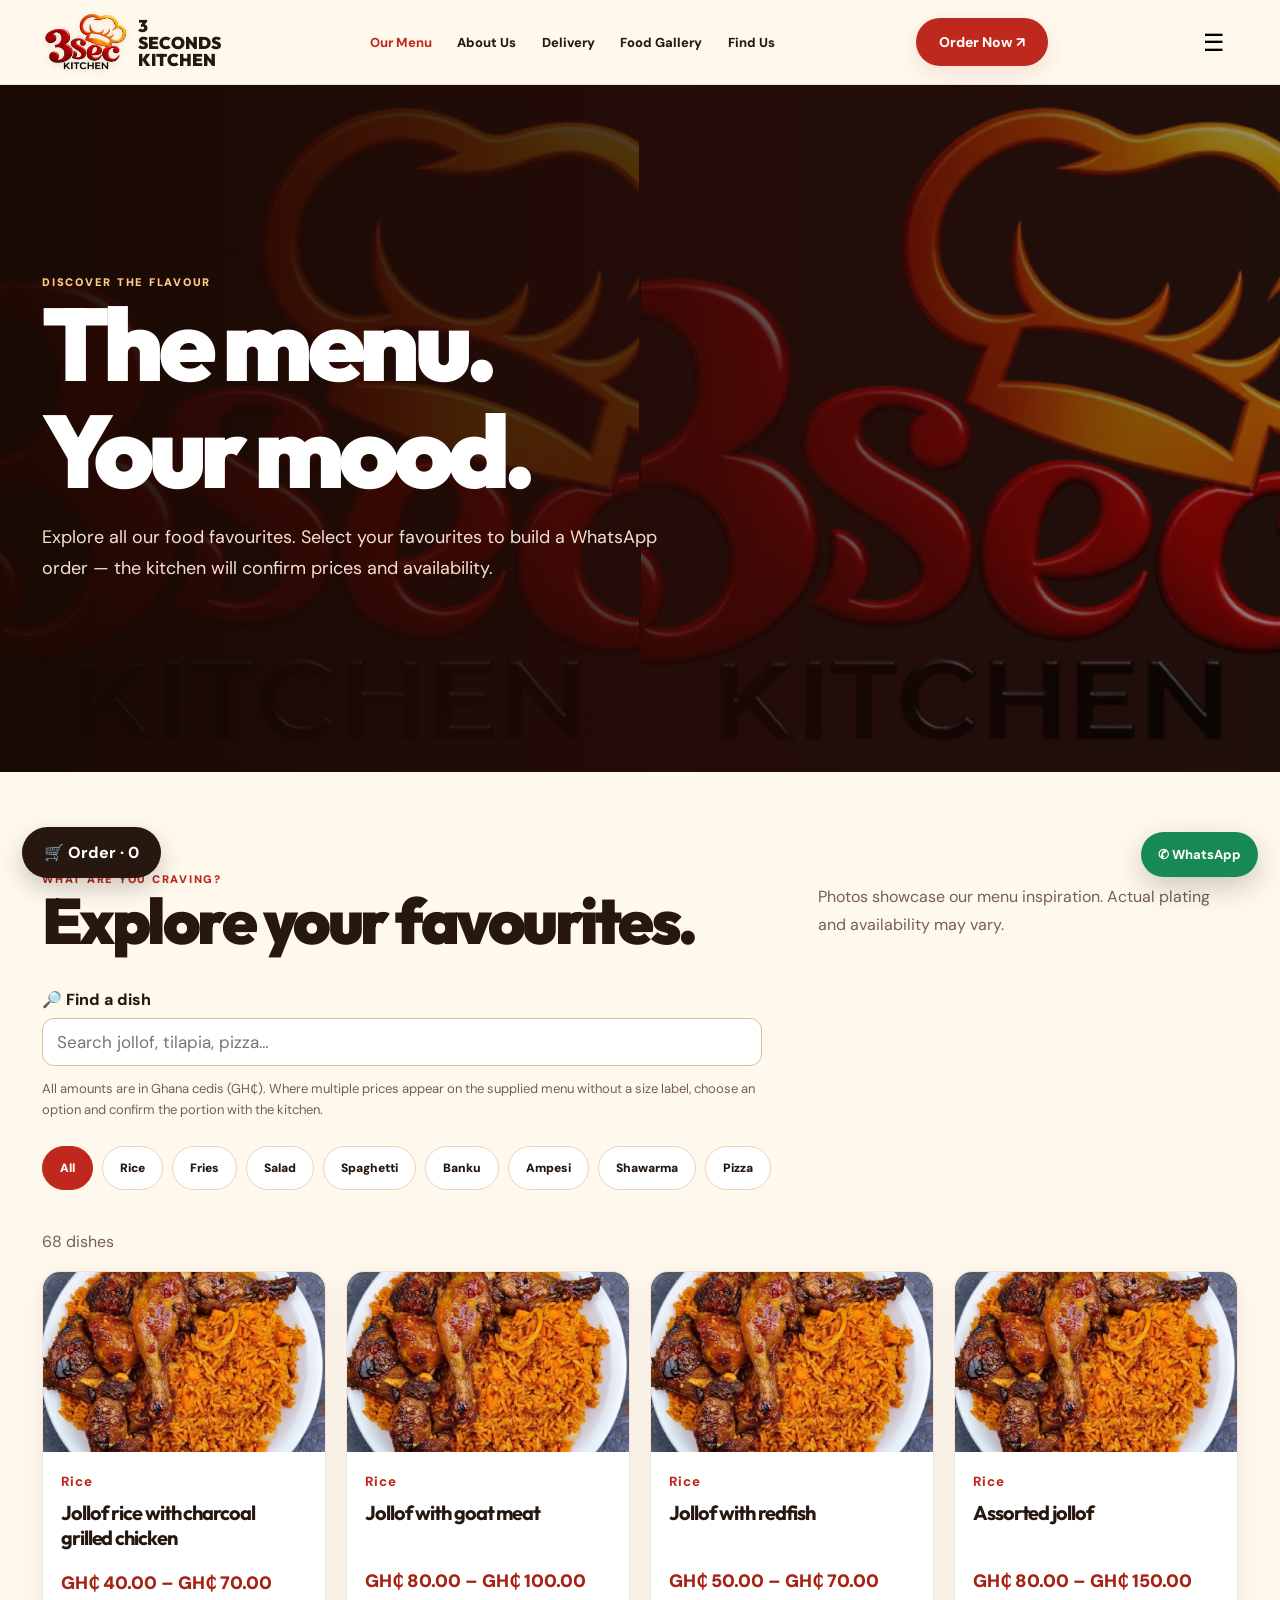
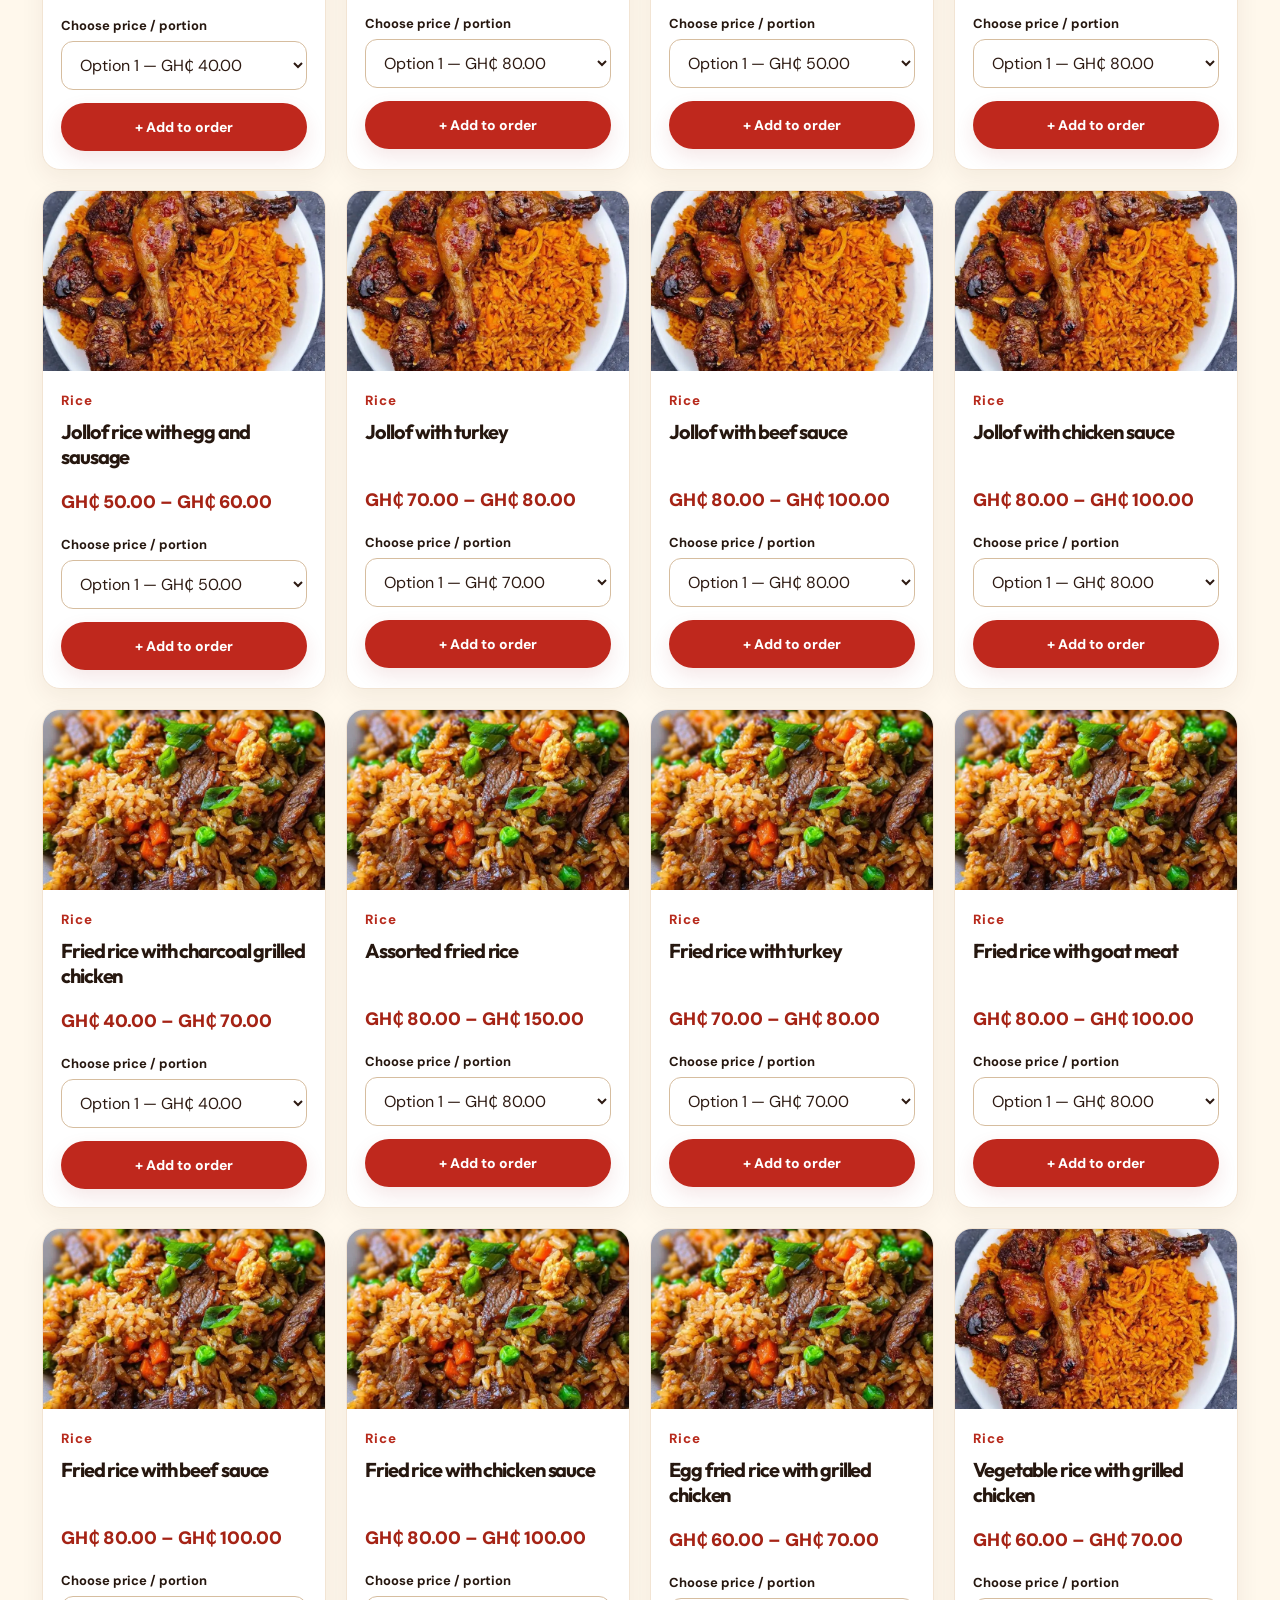
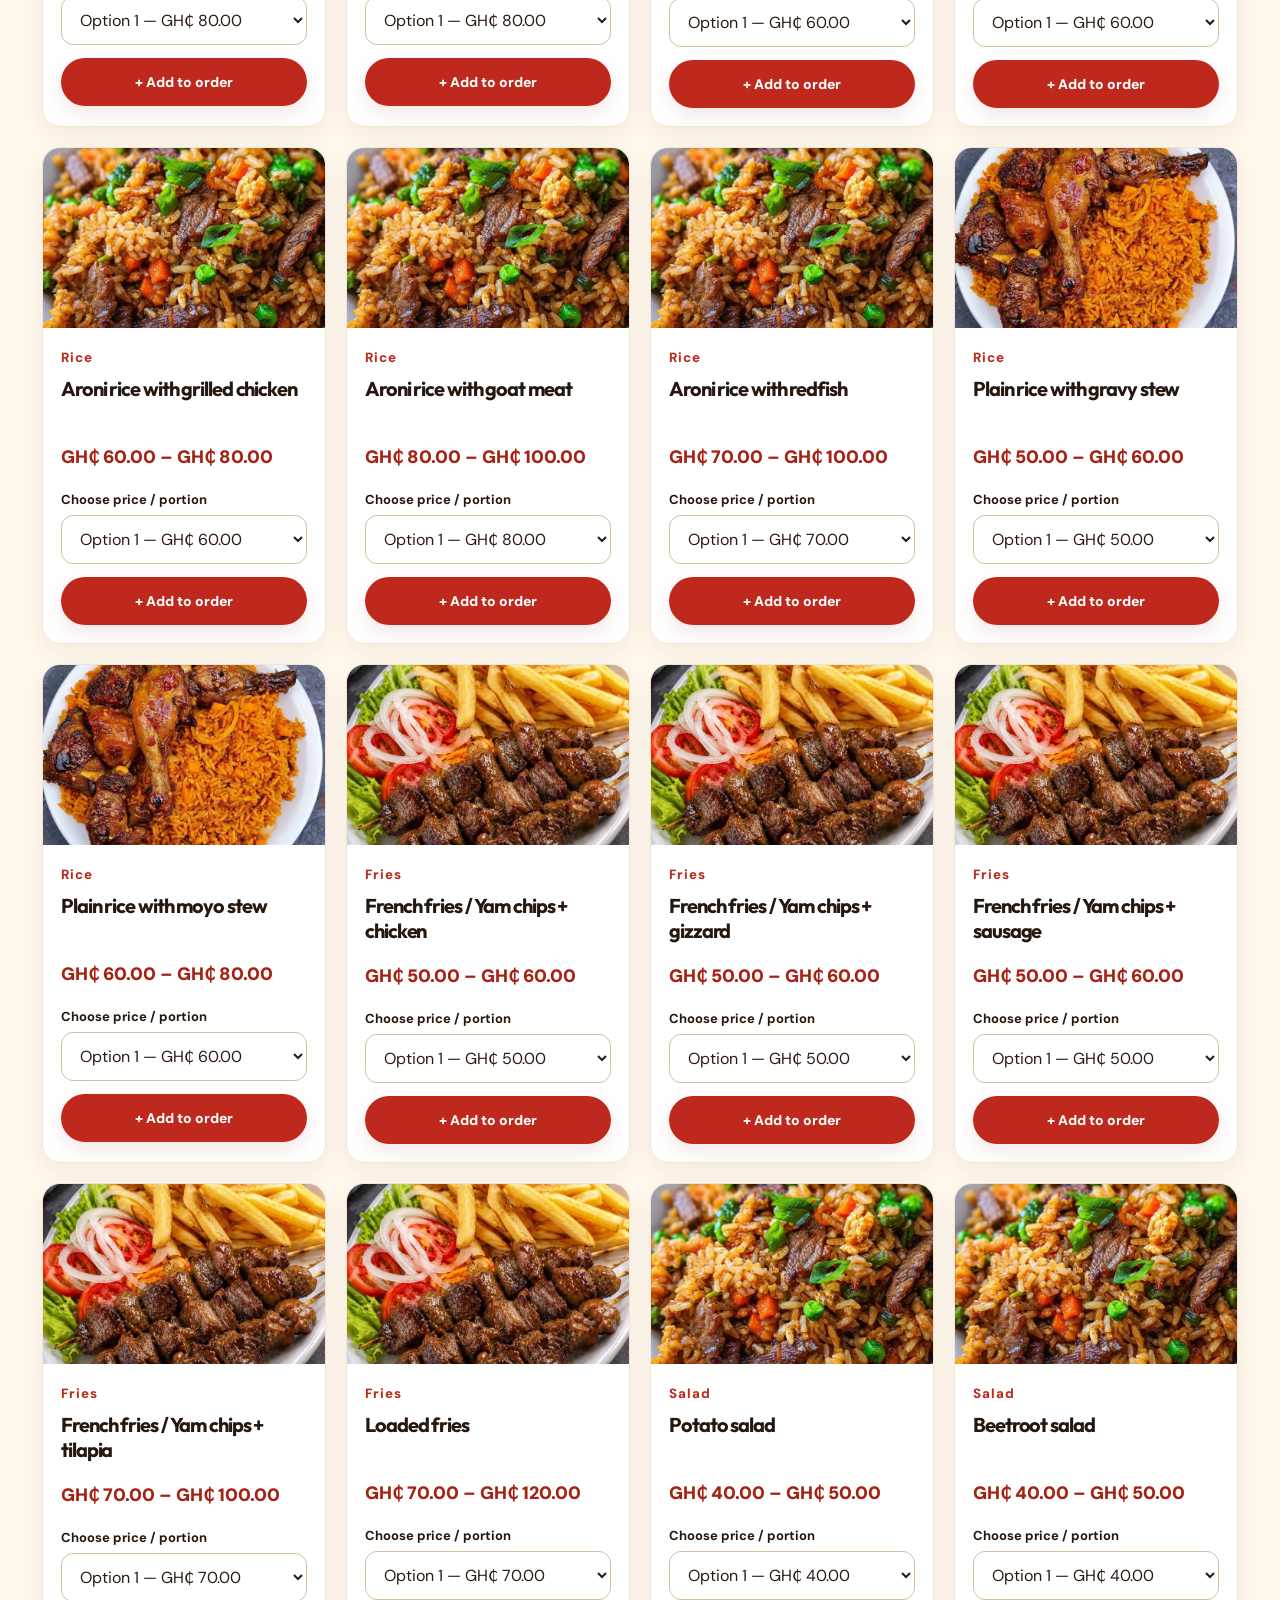
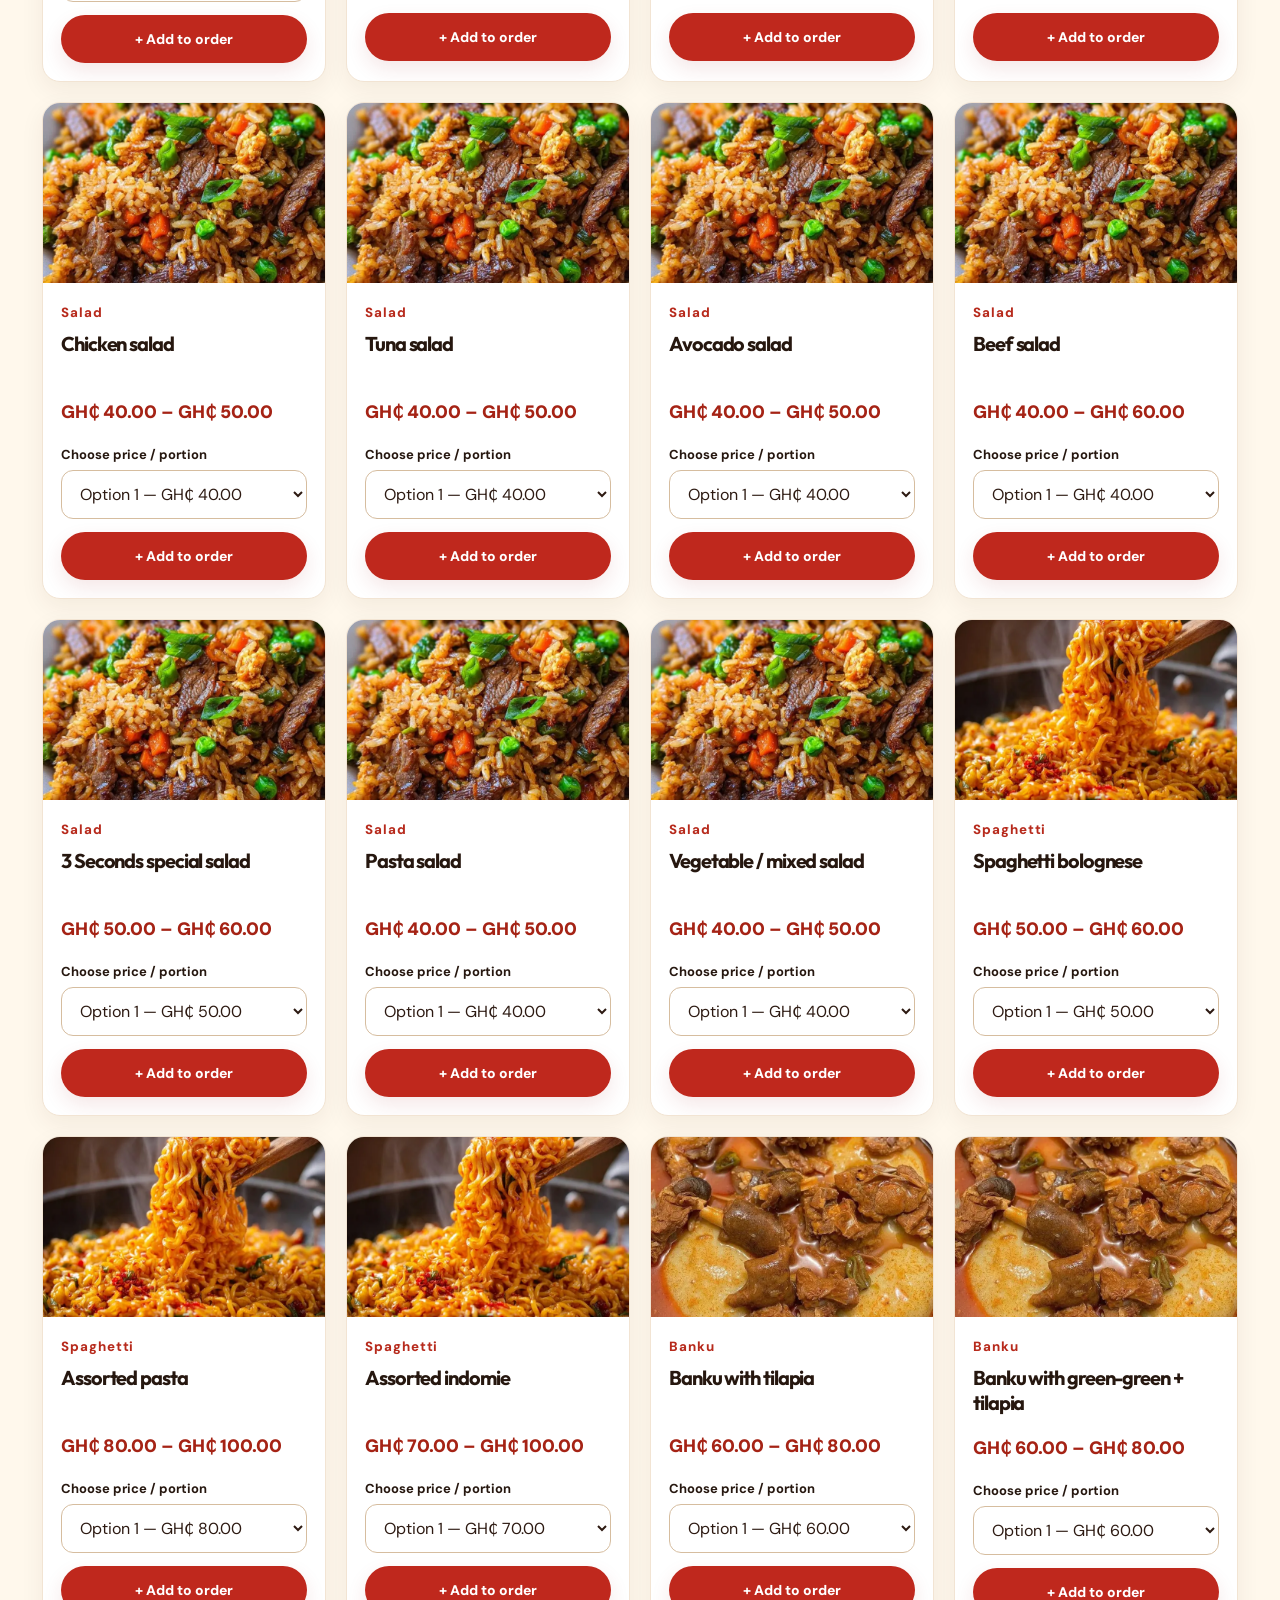
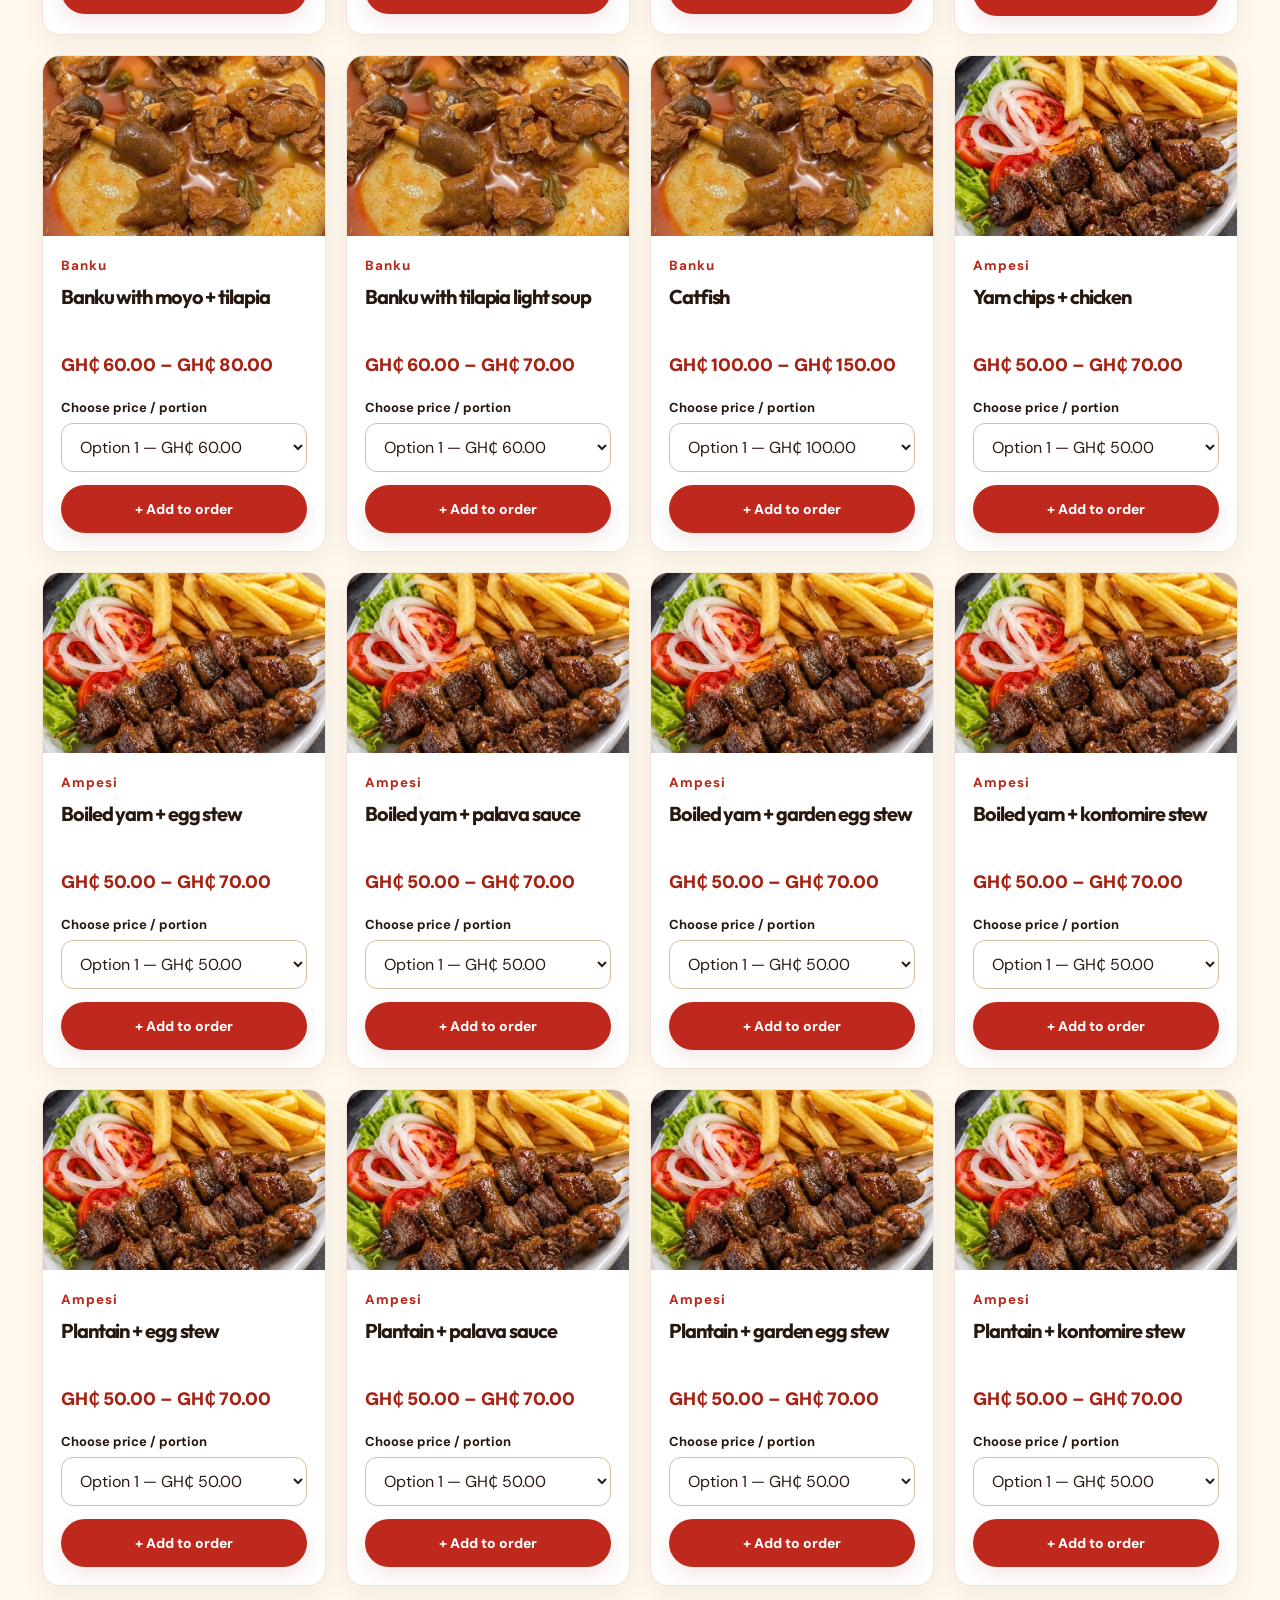
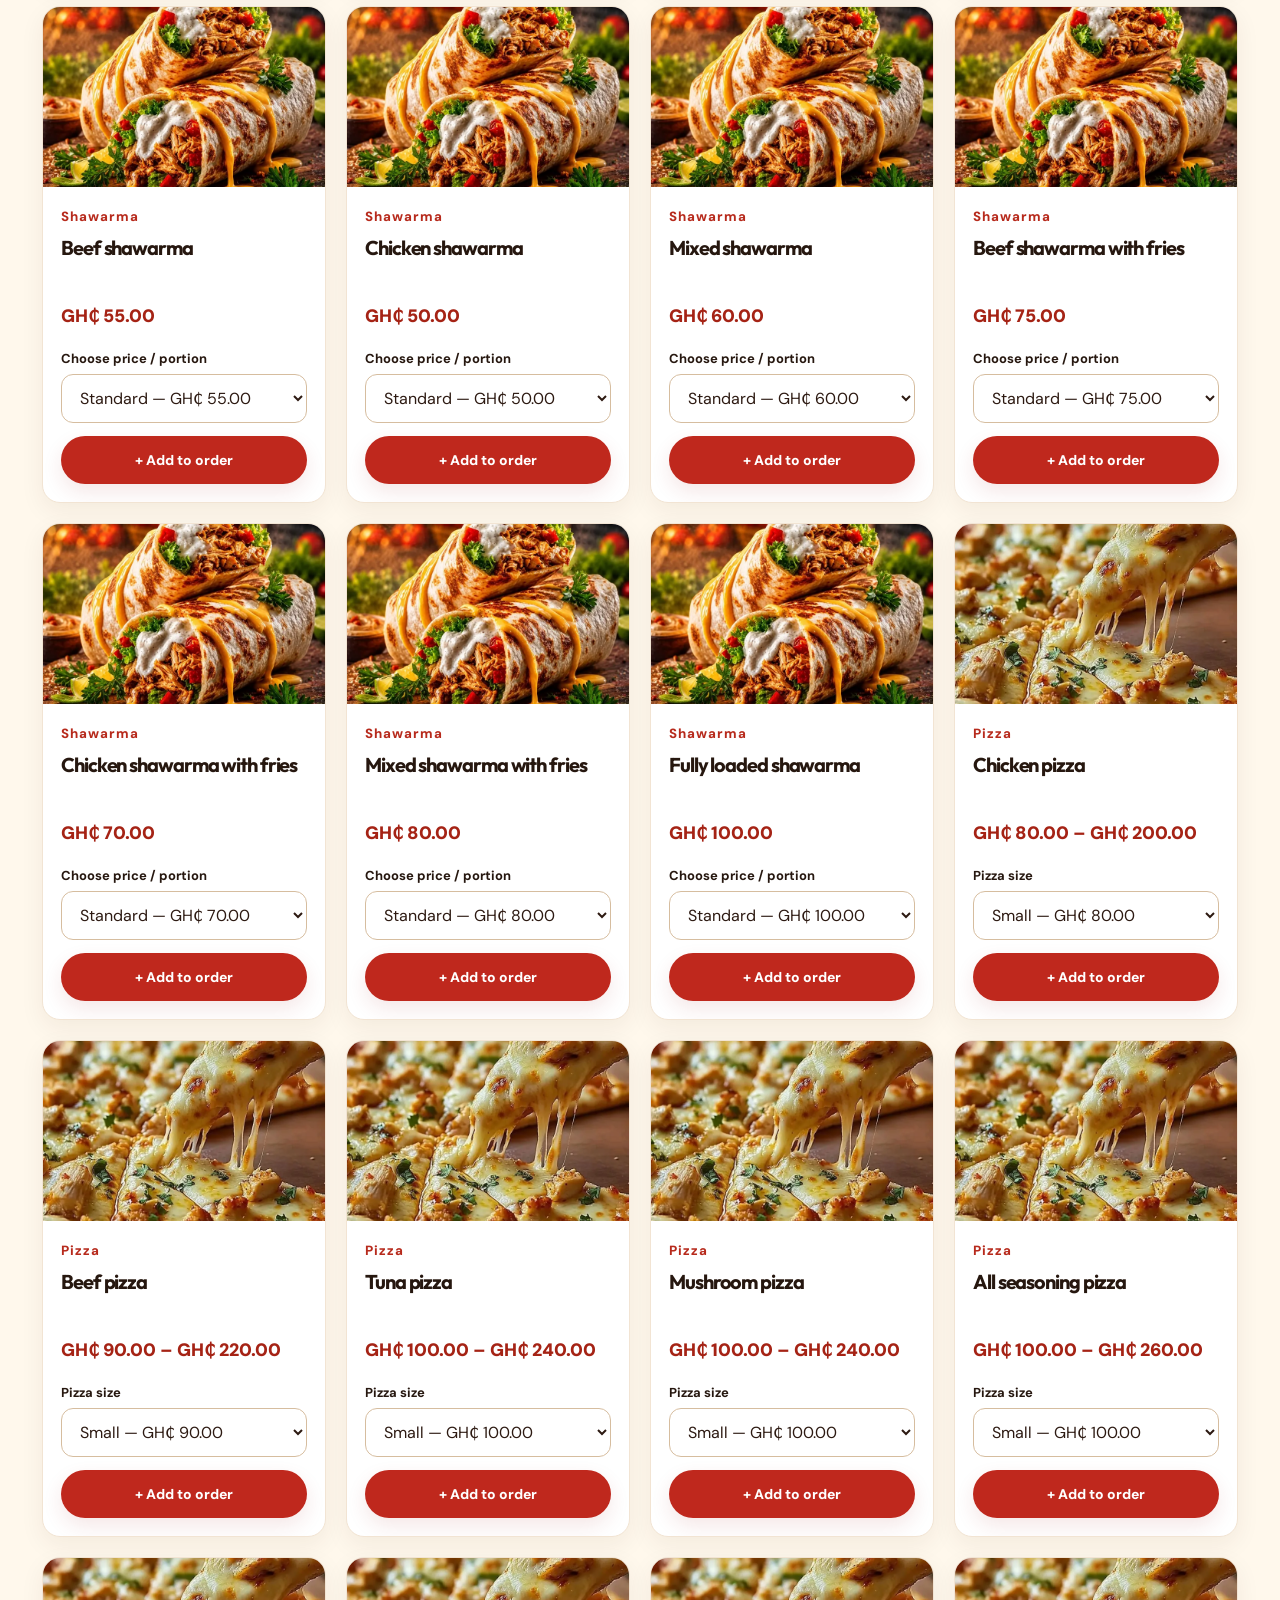
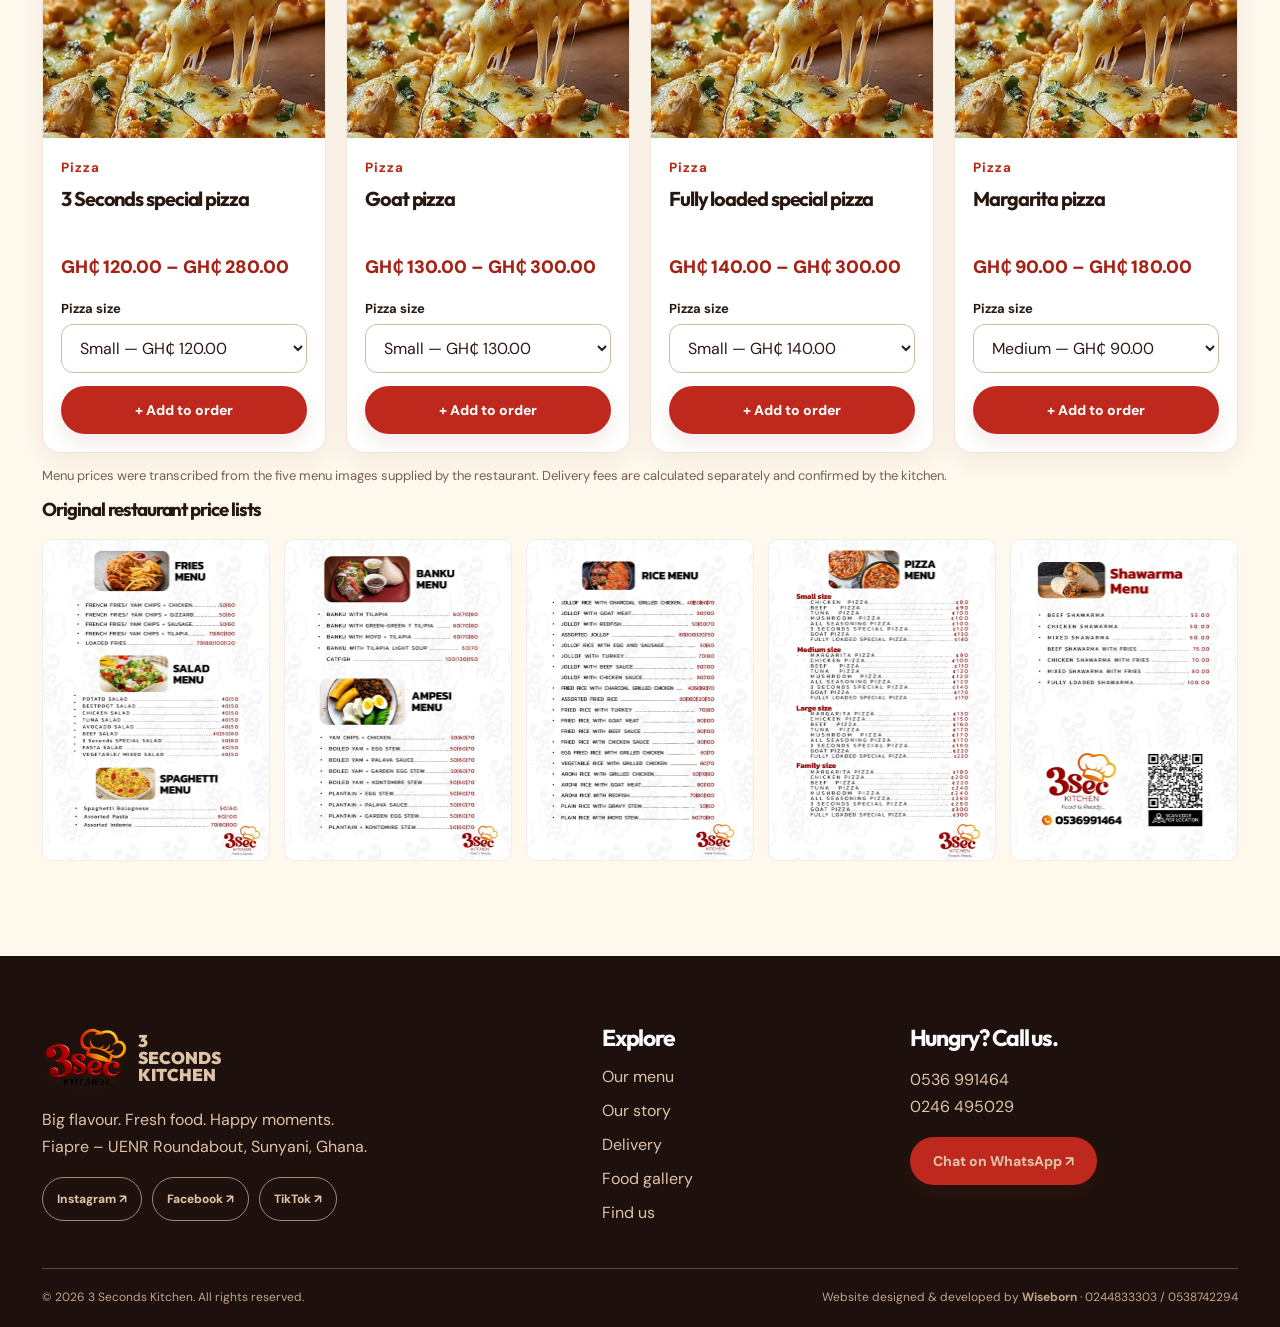
<file: menu.html>
<!DOCTYPE html>
<html lang="en"><head><meta charset="utf-8"/><meta content="width=device-width,initial-scale=1" name="viewport"/><meta content="#bf281d" name="theme-color"/><meta content="Fresh flavours and food delivery in Fiapre, Sunyani." name="description"/><title>Our Menu | 3 Seconds Kitchen</title><link rel="icon" src="assets/c20895b45e92dc.webp"/><link href="style.css" rel="stylesheet"/><link as="style" as_="style" href="style.css" rel="preload"/><link rel="manifest" href="manifest.webmanifest"/></head><body><header><div class="container nav"><a class="brand" href="index.html"><img alt="3 Seconds Kitchen logo" decoding="async" height="64" loading="eager" src="assets/c20895b45e92dc.webp" width="86"/><span>3 Seconds<br/>Kitchen</span></a><nav class="navlinks" id="navlinks"><a class="active" href="menu.html">Our Menu</a><a class="" href="about.html">About Us</a><a class="" href="delivery.html">Delivery</a><a class="" href="gallery.html">Food Gallery</a><a class="" href="visit.html">Find Us</a></nav><a class="button navorder" href="delivery.html">Order Now ↗</a><button aria-expanded="false" aria-label="Toggle navigation" class="iconbutton" id="menubtn">☰</button></div></header><main><section class="subhero video-subhero"><div aria-hidden="true" class="video-wall"><video autoplay="" class="subhero-video" loop="" muted="" playsinline="" poster="assets/c20895b45e92dc.webp" preload="none"><source src="assets/hero-food-1.mp4" type="video/mp4"/></video><video autoplay="" class="subhero-video" loop="" muted="" playsinline="" poster="assets/c20895b45e92dc.webp" preload="none"><source src="assets/hero-food-2.mp4" type="video/mp4"/></video></div><div class="container"><span class="pill">Discover the flavour</span><h1>The menu.<br/>Your mood.</h1><p>Explore all our food favourites. Select your favourites to build a WhatsApp order — the kitchen will confirm prices and availability.</p></div></section><section class="section"><div class="container"><div class="heading"><div><span class="pill">What are you craving?</span><h2>Explore your favourites.</h2></div><p>Photos showcase our menu inspiration. Actual plating and availability may vary.</p></div><div class="menu-tools"><label class="menu-search-label" for="foodSearch">🔎 Find a dish</label><input id="foodSearch" type="search" placeholder="Search jollof, tilapia, pizza…" autocomplete="off"/><p class="menu-note">All amounts are in Ghana cedis (GH₵). Where multiple prices appear on the supplied menu without a size label, choose an option and confirm the portion with the kitchen.</p></div><div class="filters" id="pricedFilters" aria-label="Filter menu categories"></div><p id="resultCount" class="muted" aria-live="polite"></p><div class="price-grid" id="pricedMenu"></div><p class="menu-note">Menu prices were transcribed from the five menu images supplied by the restaurant. Delivery fees are calculated separately and confirmed by the kitchen.</p><h3>Original restaurant price lists</h3><div class="official-menu-grid"><a href="assets/official-menu-1.jpg" target="_blank" rel="noopener"><img loading="lazy" src="assets/official-menu-1.jpg" alt="Restaurant original menu sheet 1"/></a><a href="assets/official-menu-2.jpg" target="_blank" rel="noopener"><img loading="lazy" src="assets/official-menu-2.jpg" alt="Restaurant original menu sheet 2"/></a><a href="assets/official-menu-3.jpg" target="_blank" rel="noopener"><img loading="lazy" src="assets/official-menu-3.jpg" alt="Restaurant original menu sheet 3"/></a><a href="assets/official-menu-4.jpg" target="_blank" rel="noopener"><img loading="lazy" src="assets/official-menu-4.jpg" alt="Restaurant original menu sheet 4"/></a><a href="assets/official-menu-5.jpg" target="_blank" rel="noopener"><img loading="lazy" src="assets/official-menu-5.jpg" alt="Restaurant original menu sheet 5"/></a></div></div></section></main><div class="price-drawer" id="priceDrawer" aria-hidden="true"><div class="price-drawer-inner" role="dialog" aria-modal="true" aria-label="Your food order"><button class="cartclose" id="pricedClose" aria-label="Close order">×</button><h2>🛒 Your food order</h2><p class="muted">Choose meals and prices, then send your order on WhatsApp.</p><div id="pricedCartLines"></div><p class="price-total" id="pricedTotal">Total: GH₵ 0</p><label class="form-label" for="pricedType">Order type</label><select id="pricedType"><option>Delivery</option><option>Pickup</option></select><label class="form-label" for="pricedCustomer">Name and location</label><textarea id="pricedCustomer" placeholder="Name, phone, delivery location and instructions"></textarea><button id="pricedCheckout" class="button" type="button">Send order on WhatsApp ↗</button><p class="menu-note">Delivery charge and final availability will be confirmed by the kitchen. No payment is collected on this website.</p></div></div><footer class="sitefoot"><div class="container"><div class="footergrid"><div><a class="brand" href="index.html"><img alt="3 Seconds Kitchen logo" decoding="async" height="64" loading="eager" src="assets/c20895b45e92dc.webp" width="86"/><span>3 Seconds<br/>Kitchen</span></a><p>Big flavour. Fresh food. Happy moments.<br/>Fiapre – UENR Roundabout, Sunyani, Ghana.</p><div class="socials"><a href="https://www.instagram.com/3secondskitchen/" rel="noopener" target="_blank">Instagram ↗</a><a href="https://www.facebook.com/profile.php?id=61556035937511" rel="noopener" target="_blank">Facebook ↗</a><a href="https://www.tiktok.com/@3seconds.kitchen" rel="noopener" target="_blank">TikTok ↗</a></div></div><div><h3>Explore</h3><div class="links"><a href="menu.html">Our menu</a><a href="about.html">Our story</a><a href="delivery.html">Delivery</a><a href="gallery.html">Food gallery</a><a href="visit.html">Find us</a></div></div><div><h3>Hungry? Call us.</h3><p><a href="tel:+233536991464">0536 991464</a><br/><a href="tel:+233246495029">0246 495029</a></p><a class="button" href="https://wa.me/233536991464?text=Hello%203%20Seconds%20Kitchen%2C%20I%20would%20like%20to%20order." rel="noopener" target="_blank">Chat on WhatsApp ↗</a></div></div><div class="footerbottom"><span>© <span id="year"></span> 3 Seconds Kitchen. All rights reserved.</span><span>Website designed &amp; developed by <strong>Wiseborn</strong> · <a href="tel:+233244833303">0244833303</a> / <a href="tel:+233538742294">0538742294</a></span></div></div></footer><a aria-label="Order through WhatsApp" class="floatwa" href="https://wa.me/233536991464?text=Hello%203%20Seconds%20Kitchen%2C%20I%20would%20like%20to%20order." rel="noopener" target="_blank">✆ WhatsApp</a><button class="cartbar" id="pricedCartOpen" type="button">🛒 Order · <span id="pricedCartCount">0</span></button><div aria-label="Your order" aria-modal="true" class="cartmodal" id="oldcartmodal" role="dialog"><div class="cartpanel"><button aria-label="Close basket" class="cartclose" id="cartclose">×</button><span class="pill">Ready to eat?</span><h2 style="font-size:38px;margin:14px 0">Your order</h2><p class="muted">Add your favourites, then confirm availability and prices with our team on WhatsApp.</p><div id="cartitems"></div><label for="cartmode" style="display:block;margin:20px 0 6px;font-weight:800">Order type</label><select id="cartmode" style="width:100%;padding:13px;border-radius:10px;border:1px solid #e0c9ac"><option>Delivery</option><option>Pickup</option></select><label for="cartlocation" style="display:block;margin:15px 0 6px;font-weight:800">Name / delivery address / notes</label><textarea id="cartlocation" placeholder="Your name, area, landmarks, special instructions…" style="width:100%;min-height:100px;padding:12px;border:1px solid #e0c9ac;border-radius:10px"></textarea><button class="button" id="sendorder" style="width:100%;margin-top:15px">Send order on WhatsApp ↗</button></div></div><script defer src="menu-data.js"></script><script defer src="prices.js"></script><script defer="" src="app.js"></script><script defer src="order-upgrade.js"></script><script defer="True" src="performance.js"></script></body></html>
</file>
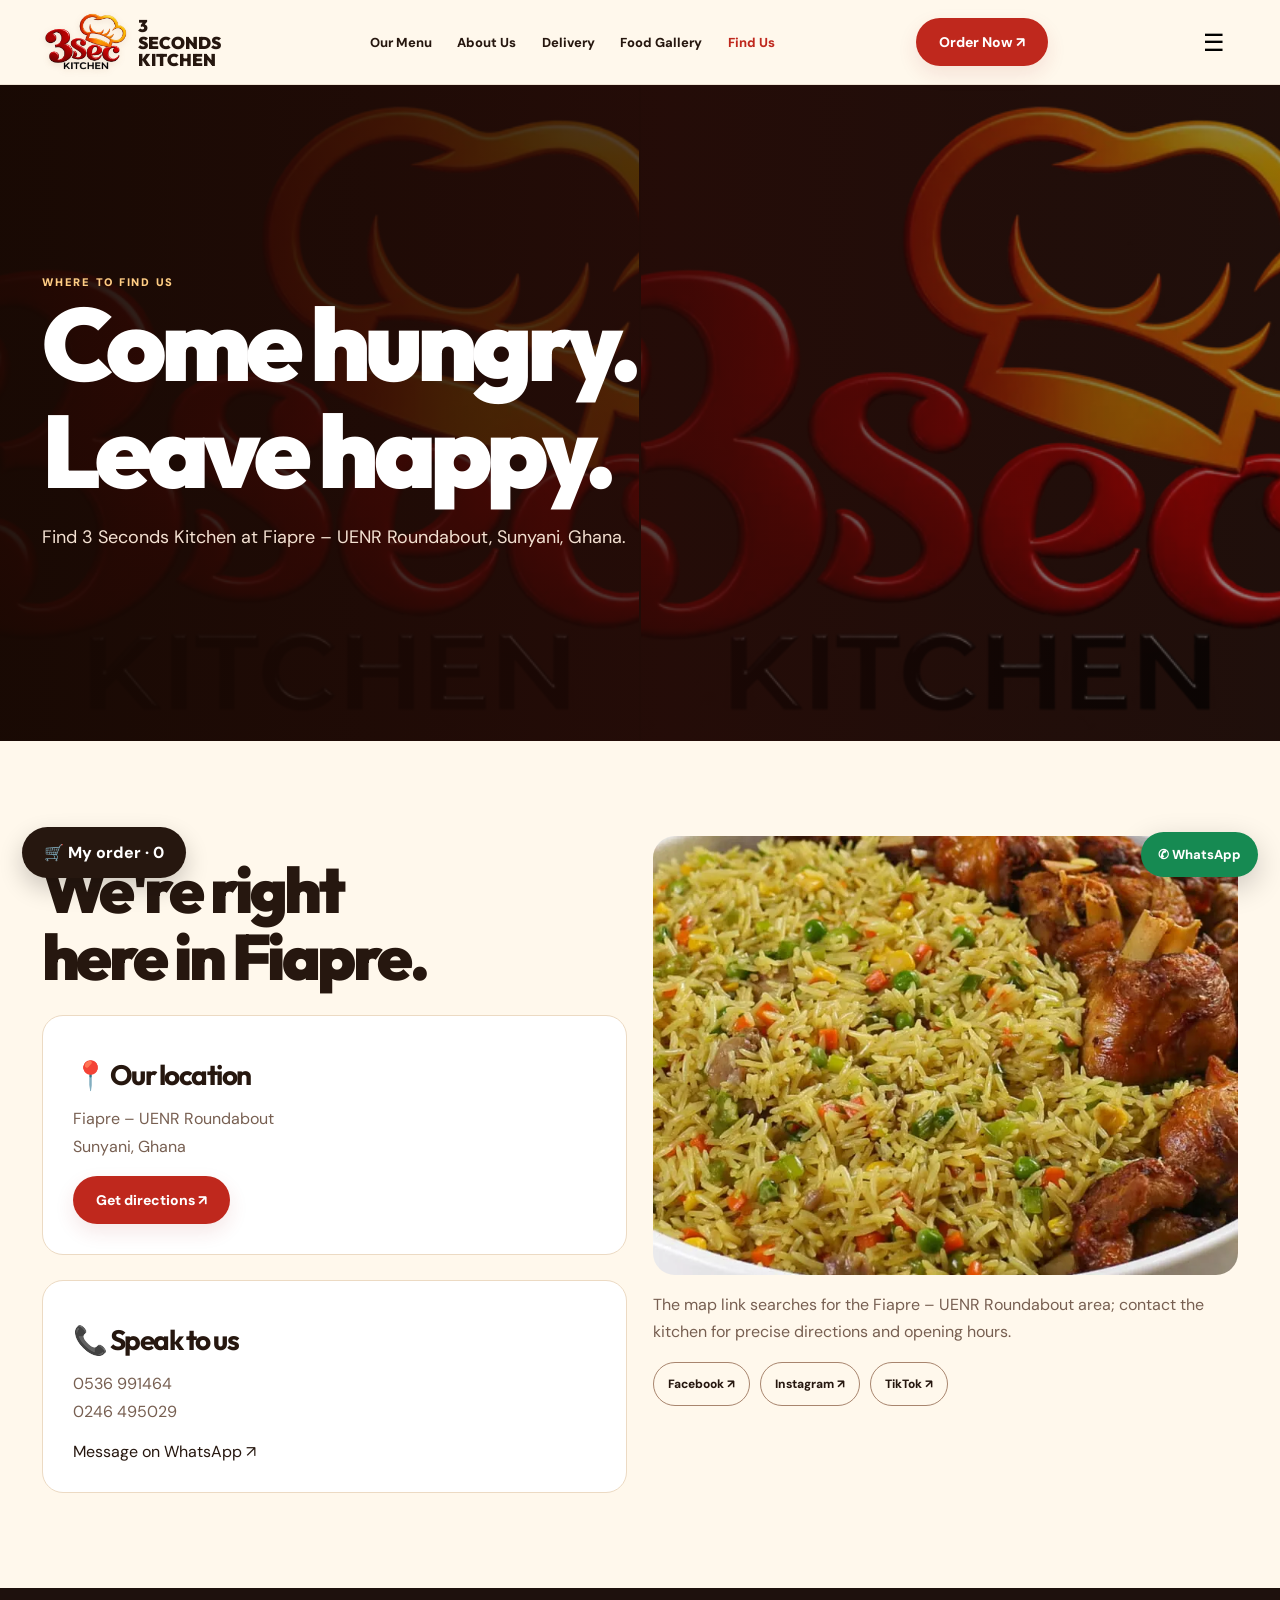
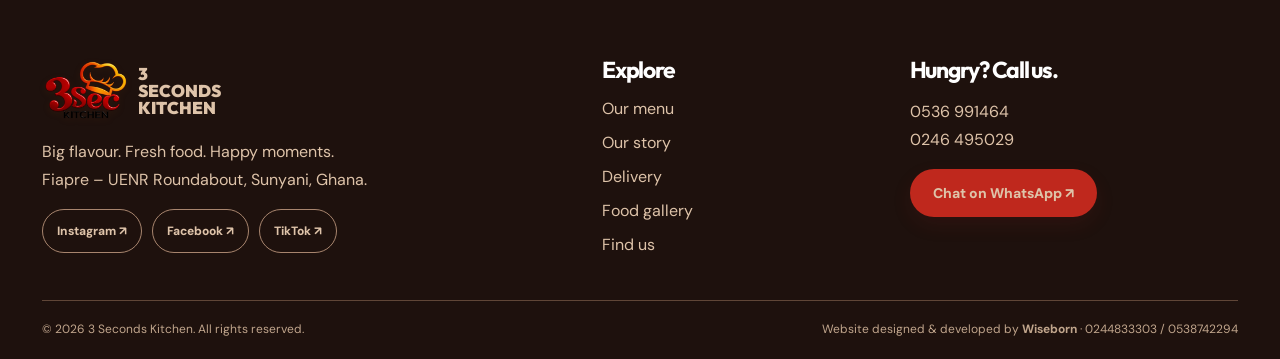
<file: visit.html>
<!DOCTYPE html>
<html lang="en"><head><meta charset="utf-8"/><meta content="width=device-width,initial-scale=1" name="viewport"/><meta content="#bf281d" name="theme-color"/><meta content="Fresh flavours and food delivery in Fiapre, Sunyani." name="description"/><title>Find Us | 3 Seconds Kitchen</title><link rel="icon" src="assets/c20895b45e92dc.webp"/><link href="style.css" rel="stylesheet"/><link as="style" as_="style" href="style.css" rel="preload"/><link rel="manifest" href="manifest.webmanifest"/></head><body><header><div class="container nav"><a class="brand" href="index.html"><img alt="3 Seconds Kitchen logo" decoding="async" height="64" loading="eager" src="assets/c20895b45e92dc.webp" width="86"/><span>3 Seconds<br/>Kitchen</span></a><nav class="navlinks" id="navlinks"><a class="" href="menu.html">Our Menu</a><a class="" href="about.html">About Us</a><a class="" href="delivery.html">Delivery</a><a class="" href="gallery.html">Food Gallery</a><a class="active" href="visit.html">Find Us</a></nav><a class="button navorder" href="delivery.html">Order Now ↗</a><button aria-expanded="false" aria-label="Toggle navigation" class="iconbutton" id="menubtn">☰</button></div></header><main><section class="subhero video-subhero"><div aria-hidden="true" class="video-wall"><video autoplay="" class="subhero-video" loop="" muted="" playsinline="" poster="assets/c20895b45e92dc.webp" preload="none"><source src="assets/hero-food-1.mp4" type="video/mp4"/></video><video autoplay="" class="subhero-video" loop="" muted="" playsinline="" poster="assets/c20895b45e92dc.webp" preload="none"><source src="assets/hero-food-2.mp4" type="video/mp4"/></video></div><div class="container"><span class="pill">Where to find us</span><h1>Come hungry.<br/>Leave happy.</h1><p>Find 3 Seconds Kitchen at Fiapre – UENR Roundabout, Sunyani, Ghana.</p></div></section><section class="section"><div class="container two-col"><div><span class="pill">Visit or say hello</span><h2>We're right<br/>here in Fiapre.</h2><div class="info-card" style="margin:25px 0"><h3>📍 Our location</h3><p>Fiapre – UENR Roundabout<br/>Sunyani, Ghana</p><a class="button" href="https://www.google.com/maps/search/?api=1&amp;query=Fiapre+UENR+Roundabout+Sunyani+Ghana" rel="noopener" target="_blank">Get directions ↗</a></div><div class="info-card"><h3>📞 Speak to us</h3><p><a href="tel:+233536991464">0536 991464</a><br/><a href="tel:+233246495029">0246 495029</a></p><a href="https://wa.me/233536991464" rel="noopener" target="_blank">Message on WhatsApp ↗</a></div></div><div><div class="photo-stack"><img alt="Fried rice and chicken from the kitchen" decoding="async" loading="lazy" src="assets/aa0b94a81e34a6.webp"/></div><p class="muted">The map link searches for the Fiapre – UENR Roundabout area; contact the kitchen for precise directions and opening hours.</p><div class="socials"><a href="https://www.facebook.com/profile.php?id=61556035937511" rel="noopener" target="_blank">Facebook ↗</a><a href="https://www.instagram.com/3secondskitchen/" rel="noopener" target="_blank">Instagram ↗</a><a href="https://www.tiktok.com/@3seconds.kitchen" rel="noopener" target="_blank">TikTok ↗</a></div></div></div></section></main><footer class="sitefoot"><div class="container"><div class="footergrid"><div><a class="brand" href="index.html"><img alt="3 Seconds Kitchen logo" decoding="async" height="64" loading="eager" src="assets/c20895b45e92dc.webp" width="86"/><span>3 Seconds<br/>Kitchen</span></a><p>Big flavour. Fresh food. Happy moments.<br/>Fiapre – UENR Roundabout, Sunyani, Ghana.</p><div class="socials"><a href="https://www.instagram.com/3secondskitchen/" rel="noopener" target="_blank">Instagram ↗</a><a href="https://www.facebook.com/profile.php?id=61556035937511" rel="noopener" target="_blank">Facebook ↗</a><a href="https://www.tiktok.com/@3seconds.kitchen" rel="noopener" target="_blank">TikTok ↗</a></div></div><div><h3>Explore</h3><div class="links"><a href="menu.html">Our menu</a><a href="about.html">Our story</a><a href="delivery.html">Delivery</a><a href="gallery.html">Food gallery</a><a href="visit.html">Find us</a></div></div><div><h3>Hungry? Call us.</h3><p><a href="tel:+233536991464">0536 991464</a><br/><a href="tel:+233246495029">0246 495029</a></p><a class="button" href="https://wa.me/233536991464?text=Hello%203%20Seconds%20Kitchen%2C%20I%20would%20like%20to%20order." rel="noopener" target="_blank">Chat on WhatsApp ↗</a></div></div><div class="footerbottom"><span>© <span id="year"></span> 3 Seconds Kitchen. All rights reserved.</span><span>Website designed &amp; developed by <strong>Wiseborn</strong> · <a href="tel:+233244833303">0244833303</a> / <a href="tel:+233538742294">0538742294</a></span></div></div></footer><a aria-label="Order through WhatsApp" class="floatwa" href="https://wa.me/233536991464?text=Hello%203%20Seconds%20Kitchen%2C%20I%20would%20like%20to%20order." rel="noopener" target="_blank">✆ WhatsApp</a><button class="cartbar" id="cartbar" type="button">🛒 My order · <span id="carttotal">0</span></button><div aria-label="Your order" aria-modal="true" class="cartmodal" id="cartmodal" role="dialog"><div class="cartpanel"><button aria-label="Close basket" class="cartclose" id="cartclose">×</button><span class="pill">Ready to eat?</span><h2 style="font-size:38px;margin:14px 0">Your order</h2><p class="muted">Add your favourites, then confirm availability and prices with our team on WhatsApp.</p><div id="cartitems"></div><label for="cartmode" style="display:block;margin:20px 0 6px;font-weight:800">Order type</label><select id="cartmode" style="width:100%;padding:13px;border-radius:10px;border:1px solid #e0c9ac"><option>Delivery</option><option>Pickup</option></select><label for="cartlocation" style="display:block;margin:15px 0 6px;font-weight:800">Name / delivery address / notes</label><textarea id="cartlocation" placeholder="Your name, area, landmarks, special instructions…" style="width:100%;min-height:100px;padding:12px;border:1px solid #e0c9ac;border-radius:10px"></textarea><button class="button" id="sendorder" style="width:100%;margin-top:15px">Send order on WhatsApp ↗</button></div></div><script defer="" src="menu-data.js"></script><script defer="" src="app.js"></script><script defer="True" src="performance.js"></script></body></html>
</file>
<file: style.css>
@import url('https://fonts.googleapis.com/css2?family=DM+Sans:wght@400;500;600;700;800&family=Outfit:wght@400;500;600;700;800;900&display=swap');
:root{--ink:#26170f;--paper:#fff8ec;--muted:#775f51;--red:#bf281d;--chili:#e34d27;--orange:#fa8c27;--gold:#ffd48b;--cream:#fff2d8;--line:#ecdcc4}*{box-sizing:border-box}html{scroll-behavior:smooth}body{margin:0;background:var(--paper);color:var(--ink);font-family:'DM Sans',Arial,sans-serif}a{text-decoration:none;color:inherit}button,input,select,textarea{font:inherit}button{cursor:pointer}img{display:block;max-width:100%}main{min-height:55vh}.container{max-width:1250px;margin:auto;padding:0 27px}.pill{display:inline-flex;align-items:center;gap:8px;text-transform:uppercase;letter-spacing:.16em;font-size:11px;font-weight:900;color:var(--red)}h1,h2,h3,h4{font-family:Outfit,Arial,sans-serif;letter-spacing:-.055em;line-height:1.04;margin:0}h1{font-size:clamp(3.2rem,8vw,7rem);font-weight:900}h2{font-size:clamp(2.5rem,5vw,4.6rem);font-weight:900}p{line-height:1.72}header{position:sticky;top:0;z-index:90;background:rgba(255,248,236,.96);border-bottom:1px solid rgba(126,85,43,.12);backdrop-filter:blur(15px)}.nav{min-height:84px;display:flex;justify-content:space-between;align-items:center;gap:15px}.brand{display:flex;align-items:center;gap:10px;min-width:0}.brand img{width:86px;height:64px;object-fit:contain;filter:drop-shadow(0 2px 3px #7d380820)}.brand span{font:900 17px/1 Outfit;text-transform:uppercase;max-width:90px}.navlinks{display:flex;align-items:center;gap:clamp(12px,2vw,29px)}.navlinks a{font-size:13px;font-weight:800;white-space:nowrap;transition:color .2s}.navlinks a:hover,.navlinks a.active{color:var(--red)}.button{display:inline-flex;justify-content:center;align-items:center;gap:9px;border-radius:100px;border:0;background:var(--red);color:white;padding:15px 23px;font-size:14px;font-weight:800;box-shadow:0 8px 20px #a525201c;transition:transform .2s,background .2s}.button:hover{transform:translateY(-3px);background:#992217}.button.light{background:var(--paper);color:var(--red)}.button.outline{background:transparent;color:var(--ink);border:1px solid #c4a992;box-shadow:none}.iconbutton{border:0;background:transparent;font-size:24px;display:none}.cartcount{background:#fff;color:var(--red);padding:3px 7px;border-radius:20px;margin-left:3px;font-size:11px}.hero{position:relative;color:white;min-height:650px;display:flex;align-items:center;background:#231109;overflow:hidden}.video-wall{position:absolute;inset:0;display:grid;grid-template-columns:1fr 1fr;gap:2px}.video-wall video{width:100%;height:100%;object-fit:cover}.hero:after{content:'';position:absolute;inset:0;background:linear-gradient(90deg,rgba(20,10,7,.94) 0%,rgba(31,12,7,.78) 40%,rgba(16,8,4,.16) 100%),linear-gradient(0deg,#210d07aa,transparent 32%)}.hero-body{position:relative;z-index:2;padding:100px 27px 110px;width:100%}.hero-body h1{max-width:810px}.hero-body h1 em{font-style:normal;color:var(--gold)}.hero-body p{font-size:18px;max-width:560px;color:#f6dfc7}.hero-actions{display:flex;gap:12px;flex-wrap:wrap;margin-top:26px}.hero .pill{color:#ffcb84}.video-credits{position:absolute;bottom:24px;right:25px;z-index:2;color:#fff9;font-size:11px}.ticker{overflow:hidden;background:var(--red);color:#fff;padding:14px 0;transform:rotate(-1.3deg) scale(1.01);position:relative;z-index:3}.ticker-track{white-space:nowrap;display:flex;width:max-content;animation:marquee 35s linear infinite;gap:30px;font:800 13px Outfit;letter-spacing:.17em}.ticker-track b{color:#ffd783}.section{padding:95px 0}.heading{display:flex;justify-content:space-between;align-items:end;gap:20px;margin-bottom:35px}.heading p{max-width:420px;color:var(--muted)}.grid{display:grid;grid-template-columns:repeat(4,minmax(0,1fr));gap:21px}.food-card{background:#fff;border-radius:19px;overflow:hidden;box-shadow:0 5px 24px #804a1c13;border:1px solid #f1dfc6;transition:transform .25s,box-shadow .25s}.food-card:hover{transform:translateY(-5px);box-shadow:0 18px 32px #804a1c20}.food-card img{width:100%;height:225px;object-fit:cover}.food-content{padding:16px}.food-content small{color:var(--red);font-size:11px;font-weight:900;text-transform:uppercase;letter-spacing:.1em}.food-content h3{font-size:20px;letter-spacing:-.035em;margin:8px 0 13px}.food-content .row{display:flex;justify-content:space-between;gap:10px;align-items:center}.muted{color:var(--muted)}.tag{display:inline-flex;padding:6px 12px;background:#fff1d7;border-radius:100px;color:#9e441a;font-size:11px;font-weight:800}.tiny-button{padding:10px 14px;border-radius:50px;background:var(--red);color:#fff;border:0;font-weight:800;font-size:12px}.cream{background:var(--cream)}.dark{background:#281810;color:#fff}.dark p{color:#efd8c0}.split{display:grid;grid-template-columns:1fr 1fr;gap:65px;align-items:center}.photo-stack{position:relative}.photo-stack img{border-radius:22px;width:100%;max-height:580px;object-fit:cover}.photo-stack .seal{position:absolute;bottom:-18px;right:-17px;background:var(--orange);border:7px solid var(--paper);border-radius:50%;height:125px;width:125px;display:grid;place-items:center;text-align:center;font:900 17px/1.1 Outfit;transform:rotate(9deg)}.feature-list{display:grid;gap:13px;margin:25px 0}.feature{display:flex;align-items:start;gap:13px}.check{background:#ffe2b0;color:var(--red);height:32px;width:32px;border-radius:50%;display:grid;place-items:center;flex-shrink:0;font-weight:900}.banner{padding:65px;border-radius:25px;background:linear-gradient(120deg,#aa241d,#e85e27);color:white;display:flex;align-items:center;justify-content:space-between;gap:30px}.banner h2{max-width:750px}.banner .pill{color:#ffda8c}.subhero{background:#321c12;position:relative;overflow:hidden;color:#fff;padding:100px 0 85px}.subhero:after{content:'✳';position:absolute;font-size:430px;line-height:1;color:#ff9e1620;right:-45px;top:-150px}.subhero .container{position:relative;z-index:2}.subhero h1{font-size:clamp(3.5rem,8vw,6.5rem);max-width:900px}.subhero p{max-width:630px;color:#e8d0b9;font-size:18px}.subhero .pill{color:#ffd091}.subhero.accent{background:linear-gradient(135deg,#78221a,#d23d22)}.filters{display:flex;gap:9px;flex-wrap:wrap;margin:0 0 28px}.filter{padding:10px 17px;background:white;border:1px solid #e8d5ba;border-radius:100px;font-size:12px;font-weight:900;color:var(--ink)}.filter.active{background:var(--red);color:#fff;border-color:var(--red)}.gallery-grid{display:grid;grid-template-columns:repeat(4,1fr);gap:12px}.gallery-grid img{aspect-ratio:1;width:100%;height:100%;object-fit:cover;border-radius:15px;transition:transform .3s;cursor:zoom-in}.gallery-grid img:hover{transform:scale(1.025)}.info-card{background:white;border:1px solid #ecdac3;padding:30px;border-radius:21px}.info-card h3{font-size:28px;margin:14px 0}.info-card p{color:var(--muted)}.info-grid{display:grid;grid-template-columns:repeat(3,1fr);gap:18px}.num{font-size:40px;font-family:Outfit;font-weight:900;color:var(--chili)}.forms{background:#fff;padding:28px;border:1px solid var(--line);border-radius:22px}.forms label{display:block;font-weight:800;font-size:13px;margin:15px 0 6px}.forms input,.forms textarea,.forms select{width:100%;padding:14px 16px;border:1px solid #dcc7a9;border-radius:11px;outline:none;background:#fffaf3;color:var(--ink)}.forms textarea{min-height:95px;resize:vertical}.forms input:focus,.forms textarea:focus,.forms select:focus{border-color:var(--red)}.forms .button{margin-top:18px}.two-col{display:grid;grid-template-columns:1fr 1fr;gap:26px}.socials{display:flex;gap:10px;flex-wrap:wrap}.socials a{border:1px solid #a8856e;padding:10px 14px;border-radius:30px;font-size:12px;font-weight:800}.sitefoot{background:#1e110d;color:#fff;padding:70px 0 22px}.footergrid{display:grid;grid-template-columns:2fr 1fr 1.3fr;gap:55px}.footergrid h3{font-size:23px;margin-bottom:16px}.footergrid p,.footergrid a{color:#dec3a9}.footergrid .links{display:grid;gap:13px}.footerbottom{border-top:1px solid #604637;margin-top:45px;padding-top:20px;display:flex;justify-content:space-between;gap:15px;flex-wrap:wrap;color:#c0a58c;font-size:12px}.mobile-menu{display:none}.floatwa{position:fixed;bottom:23px;right:22px;z-index:60;background:#168a52;color:#fff;padding:14px 17px;border-radius:50px;box-shadow:0 10px 30px #0003;font-weight:800;font-size:13px}.cartbar{position:fixed;bottom:22px;left:22px;z-index:50;background:var(--ink);color:white;border:0;border-radius:50px;padding:15px 22px;font-weight:800;box-shadow:0 10px 25px #0003}.cartmodal{position:fixed;inset:0;background:#1d0c07aa;z-index:110;display:none;justify-content:flex-end}.cartmodal.open{display:flex}.cartpanel{background:var(--paper);max-width:450px;width:100%;height:100%;overflow:auto;padding:30px}.cartitem{display:flex;align-items:center;justify-content:space-between;gap:10px;border-bottom:1px solid var(--line);padding:13px 0}.qty{display:flex;align-items:center;gap:10px}.qty button{border:1px solid var(--line);width:28px;height:28px;border-radius:7px;background:white}.cartclose{float:right;border:0;background:none;font-size:28px}.lightbox{position:fixed;inset:0;background:#160b08ef;z-index:150;display:none;align-items:center;justify-content:center;padding:30px;cursor:zoom-out}.lightbox.open{display:flex}.lightbox img{max-width:95vw;max-height:90vh;object-fit:contain;border-radius:12px}.video-card{border-radius:19px;overflow:hidden;background:#24110d}.video-card video{display:block;width:100%;height:360px;object-fit:cover}.video-card .caption{padding:15px;color:#ffebd0;font-weight:800}.status{font-weight:700;color:#7a4639;font-size:13px}.reveal{opacity:0;transform:translateY(20px);transition:opacity .55s,transform .55s}.reveal.visible{opacity:1;transform:none}@keyframes marquee{to{transform:translateX(-50%)}}@media(max-width:1080px){.grid{grid-template-columns:repeat(3,1fr)}.navlinks{gap:10px}.navlinks a{font-size:11px}.nav .button{padding:12px}}@media(max-width:780px){.container{padding:0 19px}.nav{min-height:70px}.brand img{width:76px;height:54px}.navlinks{display:none;position:absolute;top:70px;left:0;right:0;background:var(--paper);padding:24px;box-shadow:0 15px 30px #27150e22}.navlinks.open{display:grid;gap:20px}.navlinks a{font-size:15px}.iconbutton{display:block}.navorder{display:none}.hero{min-height:610px}.hero-body{padding:90px 19px 95px}.hero h1{font-size:clamp(3.3rem,12vw,5rem)}.hero-body p{font-size:16px}.video-wall{grid-template-columns:1fr}.video-wall video:nth-child(2){display:none}.hero:after{background:linear-gradient(90deg,#190b07d9,#190b0769)}.grid{grid-template-columns:repeat(2,1fr);gap:12px}.food-card img{height:165px}.food-content{padding:12px}.food-content h3{font-size:17px}.gallery-grid{grid-template-columns:repeat(2,1fr)}.split,.two-col{grid-template-columns:1fr;gap:27px}.info-grid{grid-template-columns:1fr}.banner{padding:30px;display:block}.banner .button{margin-top:20px}.heading{align-items:start;display:block}.footergrid{grid-template-columns:1fr;gap:30px}.section{padding:65px 0}.subhero{padding:75px 0}.video-card video{height:250px}}@media(max-width:440px){.grid{grid-template-columns:1fr 1fr}.food-card img{height:142px}.food-content h3{font-size:16px}.tiny-button{font-size:11px;padding:9px 10px}.brand span{font-size:14px}.hero h1{font-size:3.15rem}.footerbottom{display:block}}@media(prefers-reduced-motion:reduce){*,*:before,*:after{animation:none!important;scroll-behavior:auto!important;transition:none!important}.reveal{opacity:1;transform:none}}

/* Mobile-first usability and improved loading / touch support */
html{scroll-padding-top:90px} body{overflow-x:clip} :focus-visible{outline:3px solid #ff9f22;outline-offset:3px}
.navlinks a,.socials a,.filter,.tiny-button,.qty button,.cartclose,.iconbutton{min-height:44px;display:inline-flex;align-items:center;justify-content:center}
.navlinks a{min-width:45px}.iconbutton{min-width:48px}.navlinks{z-index:101}
img{height:auto} .food-card img,.gallery-grid img,.photo-stack img{height:auto;aspect-ratio:4/3;object-fit:cover}.gallery-grid img{aspect-ratio:1}
.food-card,.info-card,.video-card{min-width:0}.grid,.gallery-grid,.info-grid,.split,.two-col{min-width:0}
.forms input,.forms textarea,.forms select,#cartlocation,#cartmode{font-size:16px}
.cartpanel{overscroll-behavior:contain}.cartclose{width:44px;height:44px}.qty button{min-width:44px;height:44px}
.video-wall video{background:#28130e}.ticker-track{will-change:transform}
@media(max-width:780px){
 .navlinks{max-height:calc(100dvh - 70px);overflow-y:auto;overscroll-behavior:contain}
 .navlinks.open{gap:4px;padding:12px 20px 22px;border-bottom:2px solid var(--line)}
 .navlinks a{justify-content:flex-start;font-size:16px;padding:10px;border-radius:10px}
 .navlinks a.active{background:#ffe4c1}
 .hero{min-height:520px}.hero-body{padding-top:72px;padding-bottom:76px}
 .hero-actions .button{min-height:48px}
 .heading p{max-width:none}.food-card img{aspect-ratio:1.22}
 .floatwa{right:12px;bottom:12px;padding:13px 15px}.cartbar{left:12px;bottom:12px;padding:14px 17px}
 .cartmodal .cartpanel{padding:20px 17px 90px;max-width:none}
 .banner{border-radius:18px}.subhero h1{overflow-wrap:break-word}
}
@media(max-width:480px){
 .container{padding-inline:15px}.nav{gap:8px}.brand{gap:5px}.brand img{width:65px;height:50px}.brand span{font-size:13px}
 .hero h1{font-size:clamp(2.65rem,12.5vw,3.35rem);overflow-wrap:break-word}
 .hero-body{padding-inline:15px}.hero-body p{font-size:15px}
 .hero-actions{display:grid;grid-template-columns:1fr 1fr;gap:8px}.hero-actions .button{padding:12px 8px;font-size:12px}
 .grid{grid-template-columns:repeat(2,minmax(0,1fr));gap:10px}
 .food-card img{height:auto;aspect-ratio:1.1}.food-content{padding:10px}.food-content h3{font-size:15px;min-height:34px}
 .food-content .row{align-items:stretch;flex-direction:column}.food-content .row .tag{align-self:flex-start}.tiny-button{min-height:44px;width:100%;font-size:12px}
 .gallery-grid{gap:8px}.gallery-grid img{border-radius:9px}
 .banner{padding:24px 20px}.banner h2{font-size:2.2rem}
 .forms{padding:16px}.subhero{padding:65px 0}.subhero h1{font-size:clamp(2.65rem,11vw,4rem)}
 .footerbottom{padding-bottom:65px}.sitefoot{padding-top:48px}
}
@media(max-width:360px){.grid{grid-template-columns:1fr}.food-content h3{min-height:auto}.food-content .row{flex-direction:row;align-items:center}.tiny-button{width:auto}.hero-actions{grid-template-columns:1fr}}
@media(prefers-reduced-motion:reduce){.ticker-track{will-change:auto}}

/* Final small-screen refinements for embedded edition */
@media(max-width:600px){.video-wall{overflow:hidden}.video-wall video{object-fit:cover}.section{padding-block:54px}.navorder{display:none!important}header .nav{min-height:70px}.food-card{overflow:hidden}.footergrid{gap:22px} .gallery-grid img{cursor:zoom-in} .cartbar,.floatwa{z-index:75} .cartpanel{max-height:90dvh;overflow:auto}}
@media(max-width:350px){.hero h1{font-size:2.45rem}.socials{flex-wrap:wrap}.brand span{max-width:95px}}

/* Consistent film-backed inner-page headers */
.subhero.video-subhero{position:relative;isolation:isolate;overflow:hidden;background:#21120b;color:#fff;min-height:430px;display:flex;align-items:center}
.video-subhero .video-wall{position:absolute;inset:0;z-index:-2;display:grid;grid-template-columns:1fr 1fr;overflow:hidden}
.video-subhero .video-wall video{width:100%;height:100%;object-fit:cover}
.video-subhero::after{content:'';position:absolute;inset:0;z-index:-1;background:linear-gradient(90deg,rgba(24,9,3,.94),rgba(35,10,6,.78) 52%,rgba(20,10,7,.44))}
.video-subhero .container{position:relative;z-index:1;padding-top:85px;padding-bottom:85px;width:100%}
.video-subhero h1,.video-subhero p{color:white;position:relative}.video-subhero .pill{color:#ffcd84}
.video-subhero p{max-width:620px;color:#f4e1d2}
@media (max-width:700px){.video-subhero{min-height:390px}.video-subhero .video-wall{grid-template-columns:1fr}.video-subhero .video-wall video:nth-child(2){display:none}.video-subhero .container{padding-top:68px;padding-bottom:68px}.video-subhero h1{font-size:clamp(3.1rem,11vw,4.4rem)}.hero .video-wall{grid-template-columns:1fr}.hero .video-wall video:nth-child(2){display:none}}
@media(prefers-reduced-motion:reduce){.ticker-track{animation:none}.reveal{opacity:1!important;transform:none!important;transition:none!important}}

/* Remove old decorative star from every inner hero */
.subhero::after{content:""!important;font-size:0!important;right:0!important;top:0!important;pointer-events:none}

/* Mobile-first priced food menu */
.menu-tools{max-width:720px;margin:18px 0 26px}.menu-search-label,.form-label{display:block;font-weight:800;margin:8px 0}.menu-tools input,.price-info select,.price-drawer select,.price-drawer textarea{display:block;width:100%;min-height:47px;border:1px solid #d6bd9f;background:#fff;padding:12px 14px;border-radius:12px;font:inherit;color:#2d1a12}.menu-tools input{font-size:17px}.menu-note{font-size:13px;color:#745f52;line-height:1.55;margin:13px 0}.price-grid{display:grid;grid-template-columns:repeat(auto-fit,minmax(min(100%,245px),1fr));gap:20px}.price-card{background:#fff;border:1px solid #f2e4d3;border-radius:18px;overflow:hidden;box-shadow:0 8px 25px #391f1510;min-width:0}.price-card img{display:block;width:100%;height:180px;object-fit:cover}.price-info{padding:18px}.price-info small{color:#b72a1c;font-weight:800;letter-spacing:.07em}.price-info h3{font-size:20px;line-height:1.25;margin:9px 0;min-height:48px}.price-range{font-size:18px;font-weight:900;color:#a52315}.price-info label{display:block;font-size:13px;font-weight:700;margin-bottom:7px}.price-info .button{margin-top:13px;width:100%;justify-content:center;text-align:center}.official-menu-grid{display:grid;grid-template-columns:repeat(auto-fit,minmax(min(100%,180px),1fr));gap:14px;margin-top:20px}.official-menu-grid img{width:100%;height:auto;border-radius:10px;border:1px solid #eee}.price-drawer{position:fixed;inset:0;background:#130a08b3;z-index:10000;display:none;justify-content:flex-end}.price-drawer.open{display:flex}.price-drawer-inner{height:100%;overflow-y:auto;width:min(100%,480px);background:#fff9ee;padding:30px 20px;position:relative}.price-drawer-inner h2{margin:12px 40px 12px 0;font-size:27px}.price-drawer textarea{min-height:92px}.price-drawer .button{width:100%;margin-top:16px;justify-content:center}.priced-line{display:flex;justify-content:space-between;gap:10px;padding:15px 0;border-bottom:1px solid #e6d8c8}.priced-line>div:first-child{flex:1;min-width:0}.priced-line .qty{display:flex;align-items:center;gap:9px}.priced-line button{width:36px;height:36px;border-radius:9px;border:1px solid #c9b39b;background:white;font-size:20px}.price-total{font-weight:900;font-size:19px;padding:18px 0}.filters{overflow-x:auto;scrollbar-width:thin;max-width:100%;padding-bottom:10px}.filters button{white-space:nowrap}@media(max-width:560px){.price-grid{grid-template-columns:repeat(2,minmax(0,1fr));gap:10px}.price-card img{height:120px}.price-info{padding:12px}.price-info h3{font-size:15px;min-height:55px}.price-range{font-size:15px}.price-info select{font-size:14px;padding:7px 4px}.price-info .button{font-size:12px;padding:11px 5px;min-height:44px}.official-menu-grid{grid-template-columns:repeat(2,minmax(0,1fr))}}@media(max-width:340px){.price-grid{grid-template-columns:1fr}.price-card img{height:190px}}
</file>
